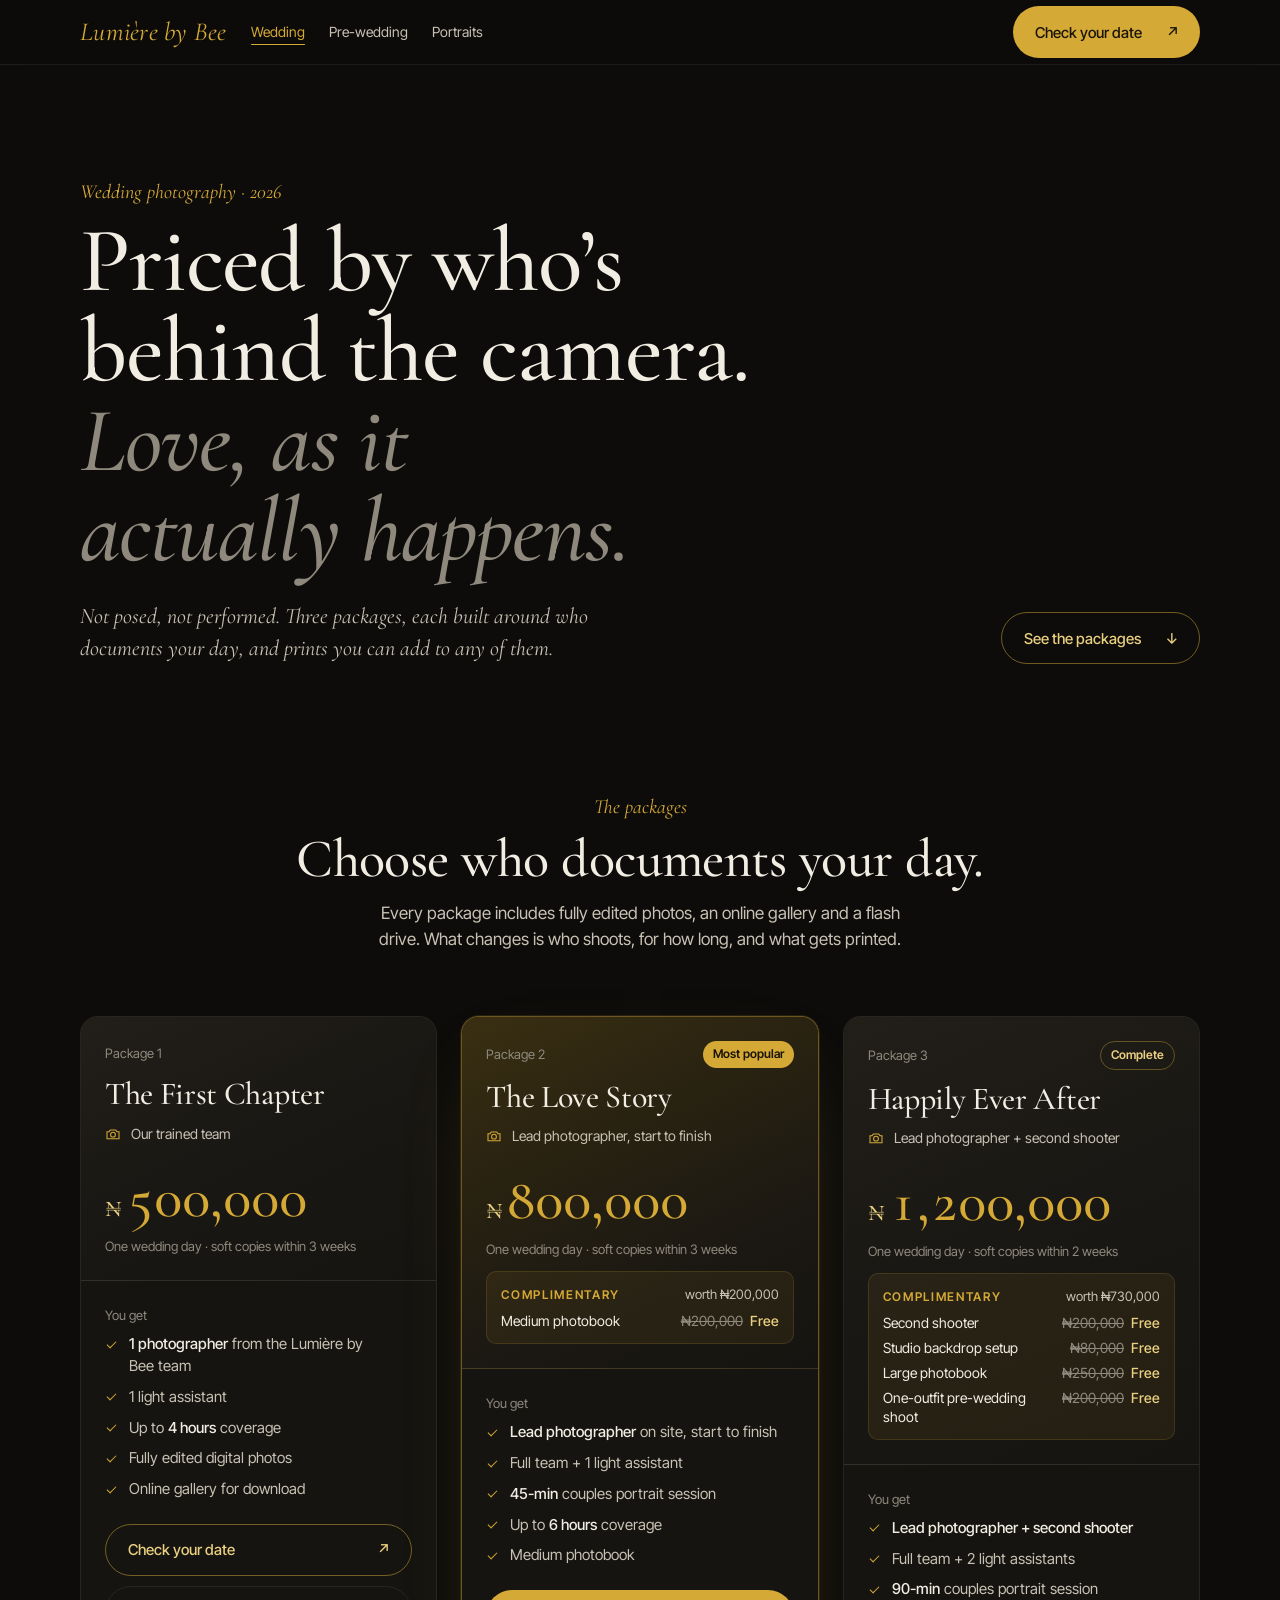
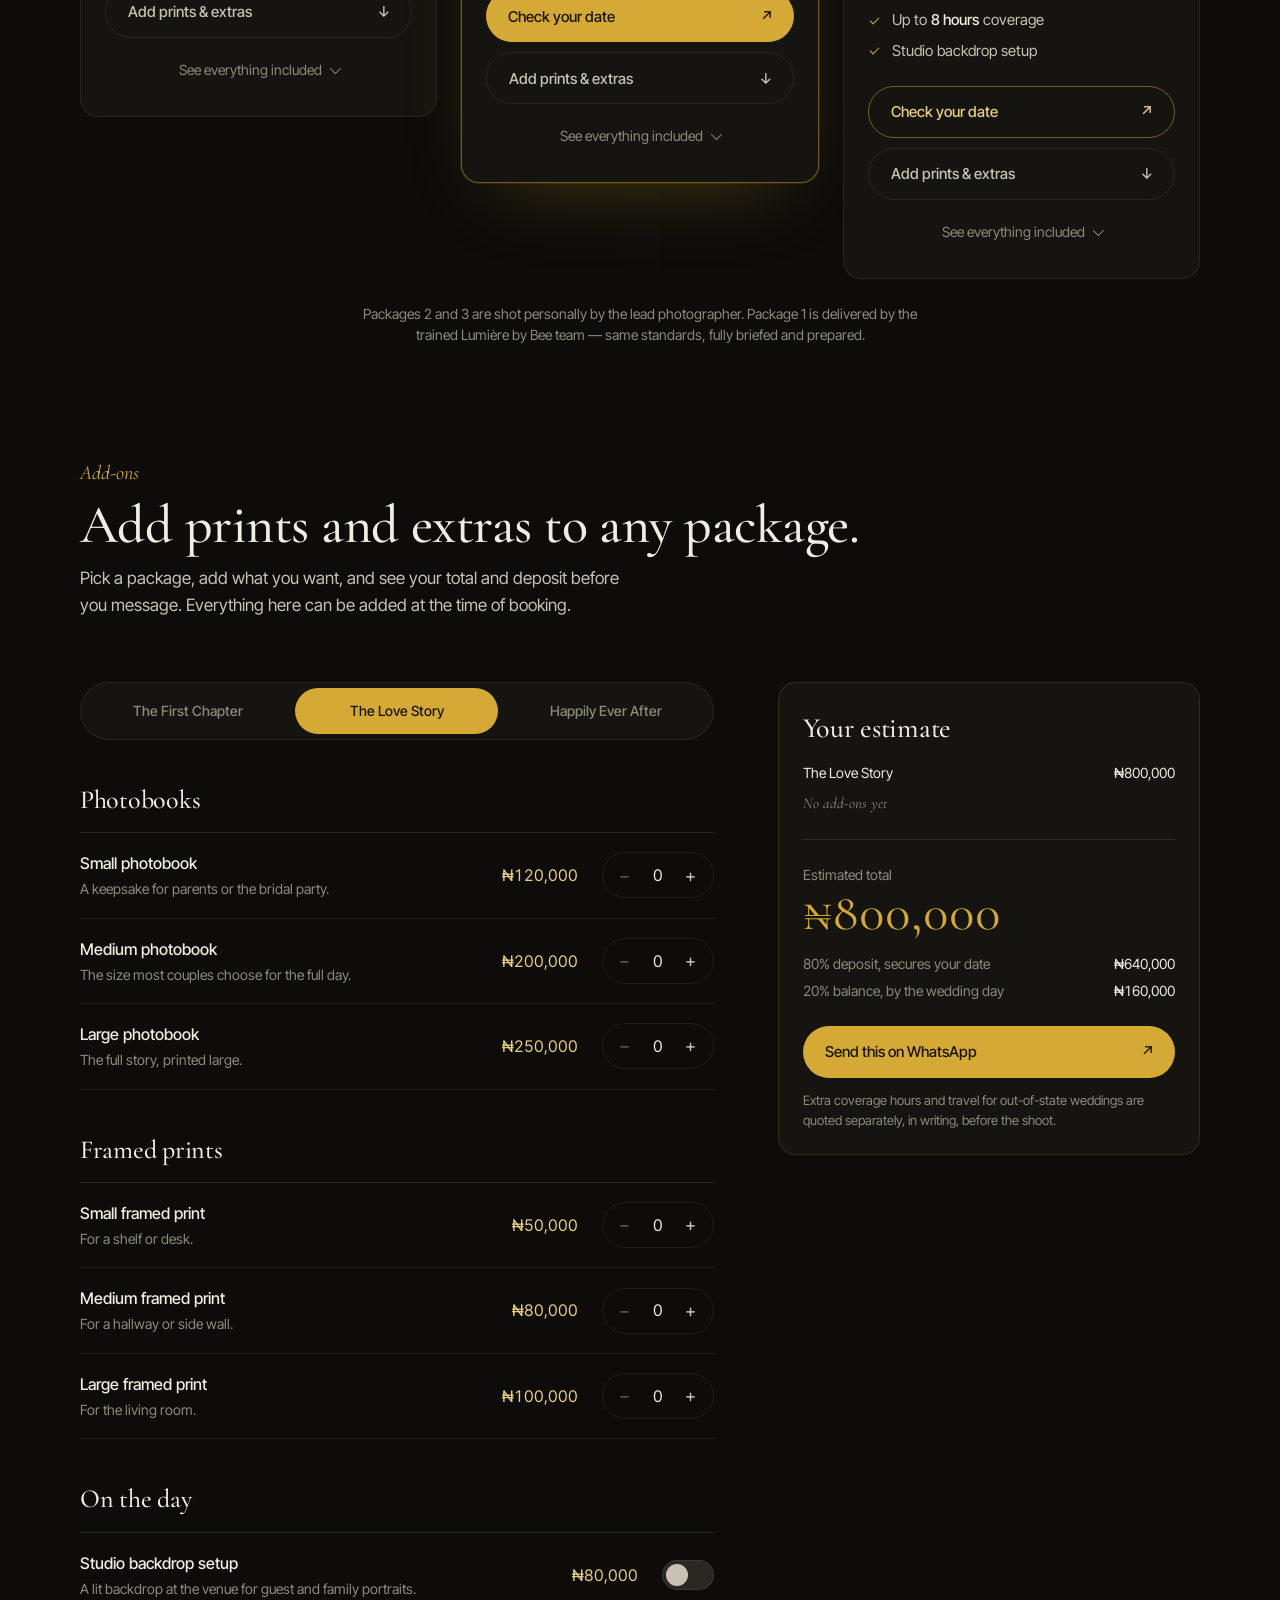
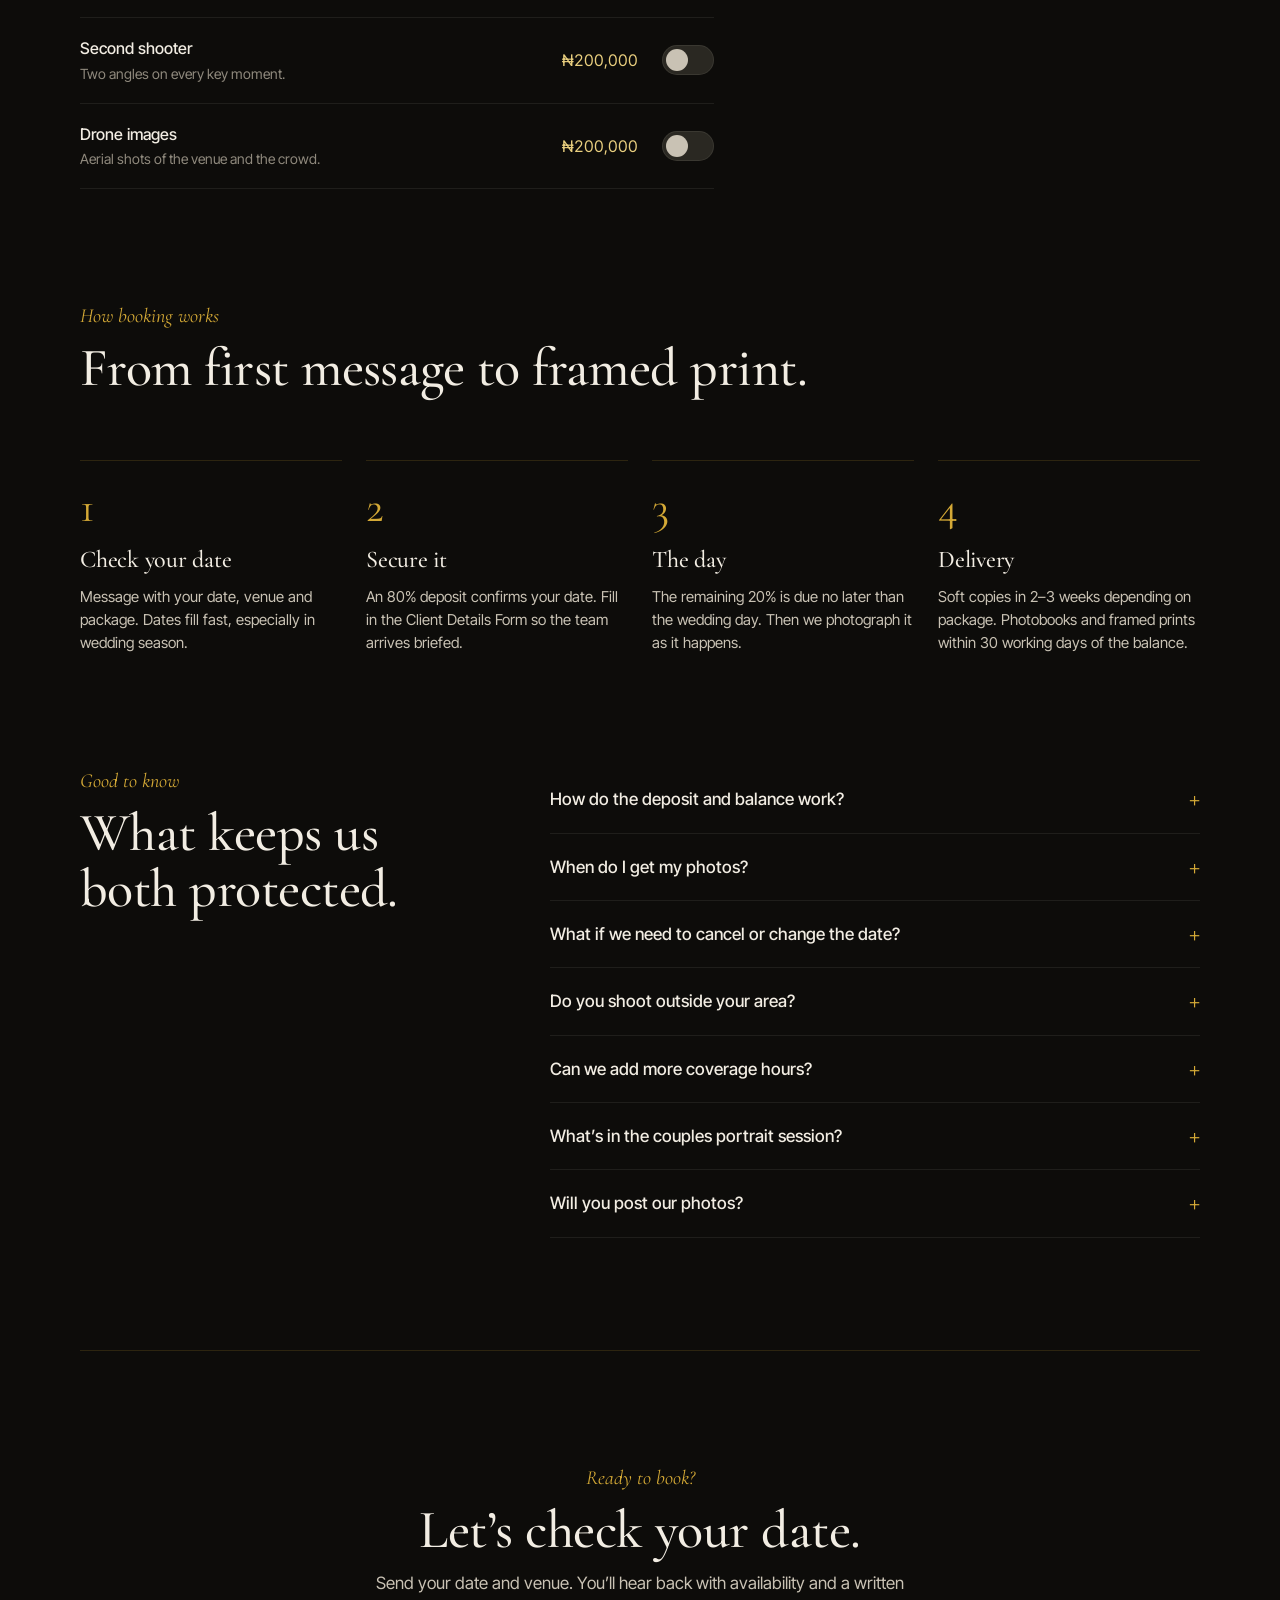
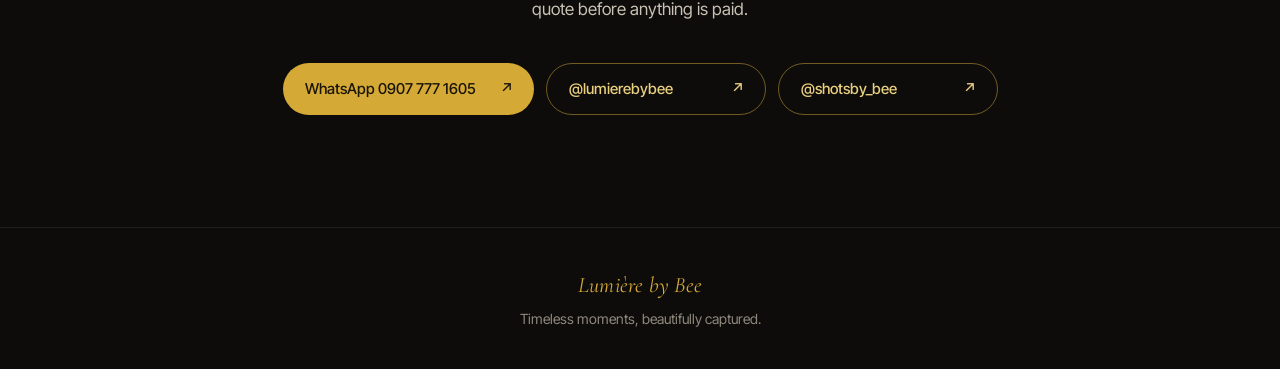
<file: index.html>
<!doctype html>
<html lang="en">
<head>
<meta charset="utf-8">
<meta name="viewport" content="width=device-width, initial-scale=1, viewport-fit=cover">
<title>Wedding photography pricing — Lumière by Bee</title>
<meta name="description" content="Wedding photography packages from Lumière by Bee: The First Chapter from ₦500,000, The Love Story and Happily Ever After, plus photobooks, framed prints and on-site extras.">
<link rel="icon" href="data:image/svg+xml,<svg xmlns=%22http://www.w3.org/2000/svg%22 viewBox=%220 0 100 100%22><text y=%22.9em%22 font-size=%2290%22>📷</text></svg>">
<link rel="preconnect" href="https://fonts.googleapis.com">
<link rel="preconnect" href="https://fonts.gstatic.com" crossorigin>
<link href="https://fonts.googleapis.com/css2?family=Cormorant+Garamond:ital,wght@0,400;0,500;0,600;1,400;1,500&family=Inter+Tight:wght@400;500;600&display=swap" rel="stylesheet">
<link rel="stylesheet" href="assets/site.css">
</head>
<body>

<nav class="nav" aria-label="Main">
  <div class="wrap">
    <a href="./" class="wordmark">Lumière by Bee</a>
    <ul class="nav-links">
      <li><a href="./" aria-current="page">Wedding</a></li>
      <li><a href="pre-wedding/">Pre-wedding</a></li>
      <li><a href="portraits/">Portraits</a></li>
    </ul>
    <a class="btn btn-gold nav-cta" target="_blank" rel="noopener noreferrer" href="https://wa.me/2349077771605?text=Hi%20Bee%2C%20I%27d%20like%20to%20check%20a%20date%20for%20a%20wedding.%0A%0AWedding%20date%3A%20%0AVenue%3A%20"><span>Check your date</span><span aria-hidden="true">↗</span></a>
  </div>
</nav>

<main id="top" class="wrap">

  <section class="hero">
    <p class="kicker">Wedding photography · 2026</p>
    <div class="hero-row">
      <div>
        <h1>Priced by who’s behind the camera. <span>Love, as it actually happens.</span></h1>
        <p class="lead">Not posed, not performed. Three packages, each built around who documents your day, and prints you can add to any of them.</p>
      </div>
      <a class="btn btn-line btn-inline" href="#packages"><span>See the packages</span><span aria-hidden="true">↓</span></a>
    </div>
  </section>

  <section id="packages" class="section" style="padding-top:var(--s5)">
    <div class="section-head center">
      <p class="kicker">The packages</p>
      <h2>Choose who documents your day.</h2>
      <p class="lead">Every package includes fully edited photos, an online gallery and a flash drive. What changes is who shoots, for how long, and what gets printed.</p>
    </div>

    <div class="tiers" id="tiers"></div>

    <p class="fine">Packages 2 and 3 are shot personally by the lead photographer. Package 1 is delivered by the trained Lumière by Bee team — same standards, fully briefed and prepared.</p>
  </section>

  <section id="add-ons" class="section">
    <div class="section-head">
      <p class="kicker">Add-ons</p>
      <h2>Add prints and extras to any package.</h2>
      <p class="lead">Pick a package, add what you want, and see your total and deposit before you message. Everything here can be added at the time of booking.</p>
    </div>

    <div class="builder">
      <div>
        <div class="pick" role="radiogroup" aria-label="Package">
          <input type="radio" name="pkg" id="pk-p1" value="p1"><label for="pk-p1">The First Chapter</label>
          <input type="radio" name="pkg" id="pk-p2" value="p2" checked><label for="pk-p2">The Love Story</label>
          <input type="radio" name="pkg" id="pk-p3" value="p3"><label for="pk-p3">Happily Ever After</label>
        </div>
        <div id="groups"></div>
      </div>

      <aside class="summary" id="summary">
        <button class="sum-toggle" type="button" id="sumToggle" aria-expanded="false" aria-controls="sumDetail"><span>Show breakdown</span><span class="chev" aria-hidden="true"></span></button>
        <div class="collapsible" id="sumDetail">
          <h3>Your estimate</h3>
          <ul class="sum-lines" id="sumLines"></ul>
        </div>
        <div class="sum-total">
          <p class="label">Estimated total</p>
          <p class="big" id="sumTotal">₦800,000</p>
        </div>
        <div class="collapsible">
          <dl class="pay">
            <div><dt>80% deposit, secures your date</dt><dd id="sumDeposit"></dd></div>
            <div><dt>20% balance, by the wedding day</dt><dd id="sumBalance"></dd></div>
          </dl>
        </div>
        <a class="btn btn-gold" id="sendQuote" target="_blank" rel="noopener noreferrer" href="#"><span>Send this on WhatsApp</span><span aria-hidden="true">↗</span></a>
        <p class="fine collapsible">Extra coverage hours and travel for out-of-state weddings are quoted separately, in writing, before the shoot.</p>
        <p class="sr-only" id="sumAnnounce" role="status" aria-live="polite" aria-atomic="true"></p>
      </aside>
    </div>
  </section>

  <section id="how" class="section">
    <div class="section-head">
      <p class="kicker">How booking works</p>
      <h2>From first message to framed print.</h2>
    </div>
    <ol class="steps">
      <li><span class="step-no">1</span><h3>Check your date</h3><p>Message with your date, venue and package. Dates fill fast, especially in wedding season.</p></li>
      <li><span class="step-no">2</span><h3>Secure it</h3><p>An 80% deposit confirms your date. Fill in the Client Details Form so the team arrives briefed.</p></li>
      <li><span class="step-no">3</span><h3>The day</h3><p>The remaining 20% is due no later than the wedding day. Then we photograph it as it happens.</p></li>
      <li><span class="step-no">4</span><h3>Delivery</h3><p>Soft copies in 2–3&nbsp;weeks depending on package. Photobooks and framed prints within 30 working days of the balance.</p></li>
    </ol>
  </section>

  <section id="faq" class="section">
    <div class="faq-wrap">
      <div>
        <p class="kicker">Good to know</p>
        <h2>What keeps us both protected.</h2>
      </div>
      <div class="faq">
        <details><summary>How do the deposit and balance work?</summary><p>A minimum 80% deposit is required before your date is confirmed. The remaining 20% is due no later than the day of the event. Paying any deposit or invoice means you agree to Lumière by Bee’s full Terms &amp; Conditions.</p></details>
        <details><summary>When do I get my photos?</summary><p>The First Chapter and The Love Story: soft copies within 3 weeks. Happily Ever After: within 2 weeks. All photobooks and framed prints are produced within 30 working days after the balance is settled.</p></details>
        <details><summary>What if we need to cancel or change the date?</summary><p>Deposits are non-refundable but transferable to a new date with at least 30 days’ notice. Changes within 30 days depend on availability. If the photographer can’t fulfil the booking, your deposit is refunded in full.</p></details>
        <details><summary>Do you shoot outside your area?</summary><p>Yes. For weddings outside the primary area, you cover transport and accommodation, confirmed in writing before the shoot.</p></details>
        <details><summary>Can we add more coverage hours?</summary><p>Yes, arranged in advance at an extra charge.</p></details>
        <details><summary>What’s in the couples portrait session?</summary><p>The Love Story includes a 45-minute uninterrupted session. Happily Ever After includes 90 minutes, plus a complimentary one-outfit pre-wedding shoot at no extra cost.</p></details>
        <details><summary>Will you post our photos?</summary><p>Selected images may be shared on social platforms unless you say otherwise in the Client Details Form.</p></details>
      </div>
    </div>
  </section>

  <section id="book" class="closing">
    <p class="kicker">Ready to book?</p>
    <h2>Let’s check your date.</h2>
    <p class="lead">Send your date and venue. You’ll hear back with availability and a written quote before anything is paid.</p>
    <div class="contact">
      <a class="btn btn-gold" id="closingWa" target="_blank" rel="noopener noreferrer" href="https://wa.me/2349077771605"><span>WhatsApp&nbsp;0907&nbsp;777&nbsp;1605</span><span aria-hidden="true">↗</span></a>
      <a class="btn btn-line" target="_blank" rel="noopener noreferrer" href="https://instagram.com/lumierebybee"><span>@lumierebybee</span><span aria-hidden="true">↗</span></a>
      <a class="btn btn-line" target="_blank" rel="noopener noreferrer" href="https://www.tiktok.com/@shotsby_bee"><span>@shotsby_bee</span><span aria-hidden="true">↗</span></a>
    </div>
  </section>
</main>

<footer>
  <span class="wordmark">Lumière by Bee</span>
  Timeless moments, beautifully captured.
</footer>

<script src="assets/site.js"></script>
<script>
const WA = "2349077771605";
const naira = Lumiere.naira;

const PACKAGES = {
  p1:{no:"Package 1", name:"The First Chapter", price:500000, who:"Our trained team", delivery:"3 weeks",
      value:null,
      gets:["<strong>1 photographer</strong> from the Lumière by Bee team","1 light assistant","Up to <strong>4 hours</strong> coverage","Fully edited digital photos","Online gallery for download","Flash drive delivery"],
      specs:[["Who shoots","Trained Lumière by Bee team, fully briefed"],["Coverage","Up to 4 hours"],["Portraits","Covered within the day"],["Soft copies","Within 3 weeks"],["Prints","Add any from the add-ons"]]},
  p2:{no:"Package 2", name:"The Love Story", price:800000, who:"Lead photographer, start to finish", delivery:"3 weeks", badge:"Most popular",
      comp:[["Medium photobook",200000]],
      gets:["<strong>Lead photographer</strong> on site, start to finish","Full team + 1 light assistant","<strong>45-min</strong> couples portrait session","Up to <strong>6 hours</strong> coverage","Medium photobook","Fully edited digital photos","Online gallery + flash drive"],
      specs:[["Who shoots","Lead photographer, with full team support"],["Coverage","Up to 6 hours"],["Portraits","45 minutes, uninterrupted"],["Soft copies","Within 3 weeks"],["Prints","Within 30 working days of the balance"]]},
  p3:{no:"Package 3", name:"Happily Ever After", price:1200000, who:"Lead photographer + second shooter", delivery:"2 weeks", badge:"Complete", soft:true,
      comp:[["Second shooter",200000],["Studio backdrop setup",80000],["Large photobook",250000],["One-outfit pre-wedding shoot",200000]],
      gets:["<strong>Lead photographer + second shooter</strong>","Full team + 2 light assistants","<strong>90-min</strong> couples portrait session","Up to <strong>8 hours</strong> coverage","Studio backdrop setup","Complimentary <strong>one-outfit</strong> pre-wedding shoot","One large photobook","Fully edited digital photos","Online gallery + flash drive"],
      specs:[["Who shoots","Lead photographer and a second shooter"],["Coverage","Up to 8 hours"],["Portraits","90 minutes, plus a one-outfit pre-wedding shoot"],["Soft copies","Within 2 weeks"],["Prints","Within 30 working days of the balance"]]}
};

const INCLUDED_IN_P3 = "Already in Happily Ever After.";
const ADDONS = [
  {group:"Photobooks", items:[
    {id:"pb-s", name:"Small photobook", note:"A keepsake for parents or the bridal party.", price:120000, type:"qty"},
    {id:"pb-m", name:"Medium photobook", note:"The size most couples choose for the full day.", price:200000, type:"qty"},
    {id:"pb-l", name:"Large photobook", note:"The full story, printed large.", price:250000, type:"qty"}]},
  {group:"Framed prints", items:[
    {id:"fp-s", name:"Small framed print", note:"For a shelf or desk.", price:50000, type:"qty"},
    {id:"fp-m", name:"Medium framed print", note:"For a hallway or side wall.", price:80000, type:"qty"},
    {id:"fp-l", name:"Large framed print", note:"For the living room.", price:100000, type:"qty"}]},
  {group:"On the day", items:[
    {id:"x-bd", name:"Studio backdrop setup", note:"A lit backdrop at the venue for guest and family portraits.", price:80000, type:"toggle", includedIn:"p3", includedNote:INCLUDED_IN_P3},
    {id:"x-2s", name:"Second shooter", note:"Two angles on every key moment.", price:200000, type:"toggle", includedIn:"p3", includedNote:INCLUDED_IN_P3},
    {id:"x-dr", name:"Drone images", note:"Aerial shots of the venue and the crowd.", price:200000, type:"toggle"}]}
];

Lumiere.renderTiers({
  packages: PACKAGES, wa: WA, builder: true,
  unit: p => `One wedding day · soft copies within ${p.delivery}`,
  tierMessage: p => `Hi Bee, I'd like to check a date for ${p.name} (${naira(p.price)}).\nWedding date: \nVenue: `
});

Lumiere.initBuilder({
  packages: PACKAGES, addons: ADDONS, wa: WA, defaultPkg: "p2",
  quote: ({p, lines, total}) =>
    [`Hi Bee, I'd like to check a date.`, ``, `Package: ${p.name} (${naira(p.price)})`]
      .concat(lines.length ? ["Add-ons:"].concat(lines.map(([n,c]) => `• ${n} (${naira(c)})`)) : [])
      .concat([`Estimated total: ${naira(total)}`, ``, `Wedding date: `, `Venue: `]).join("\n")
});
</script>
</body>
</html>
</file>
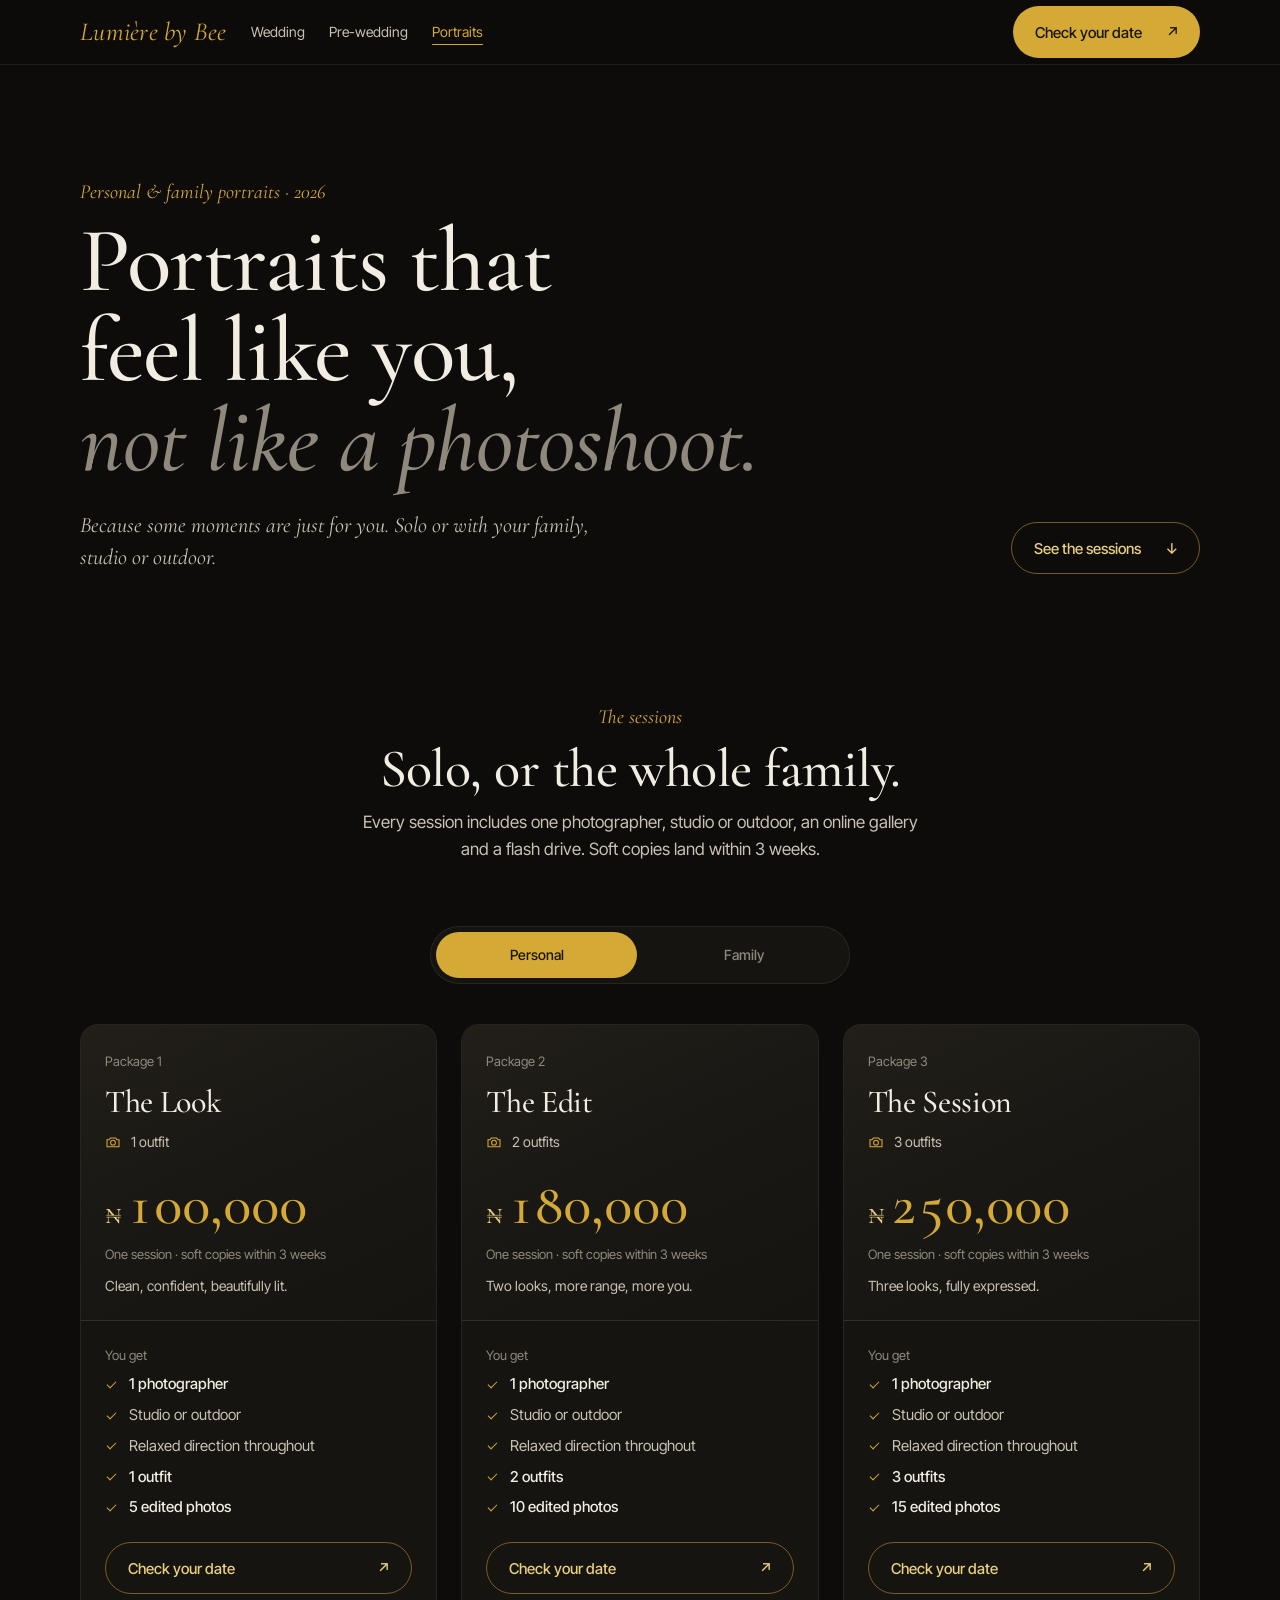
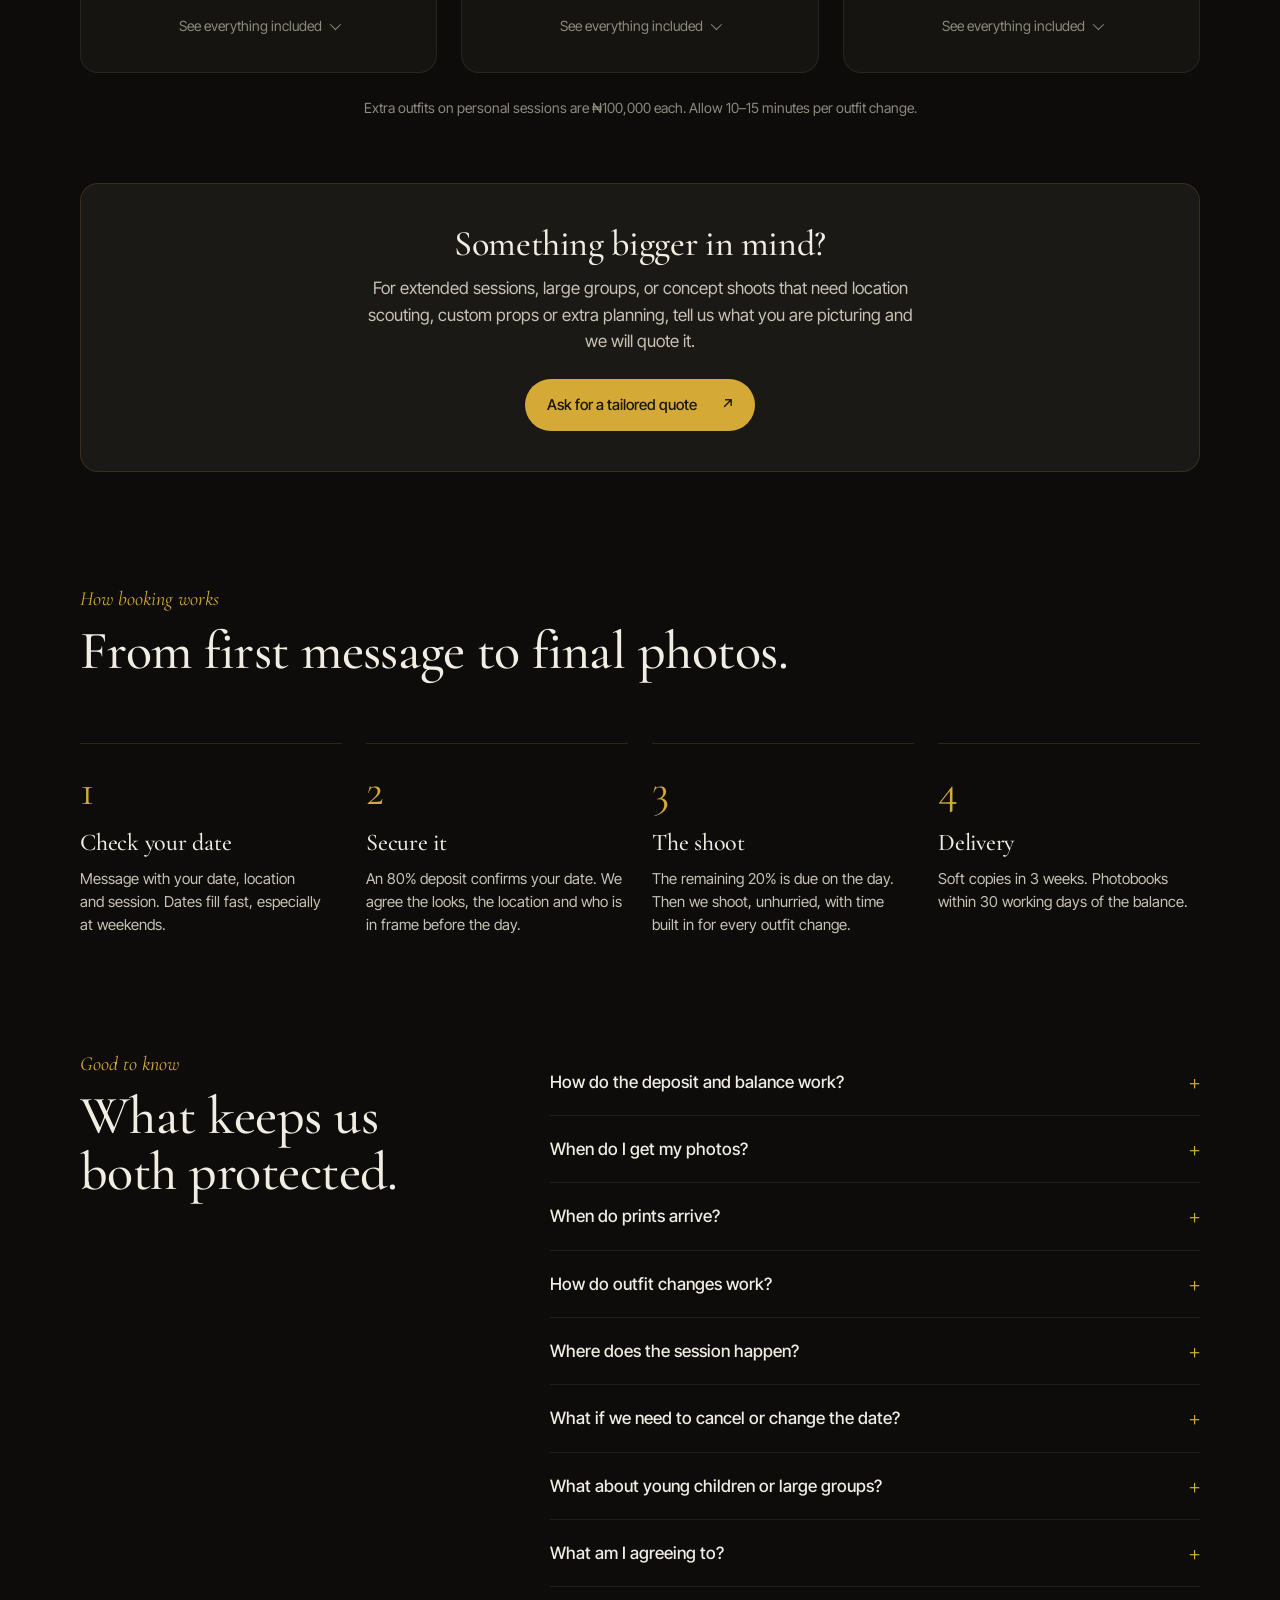
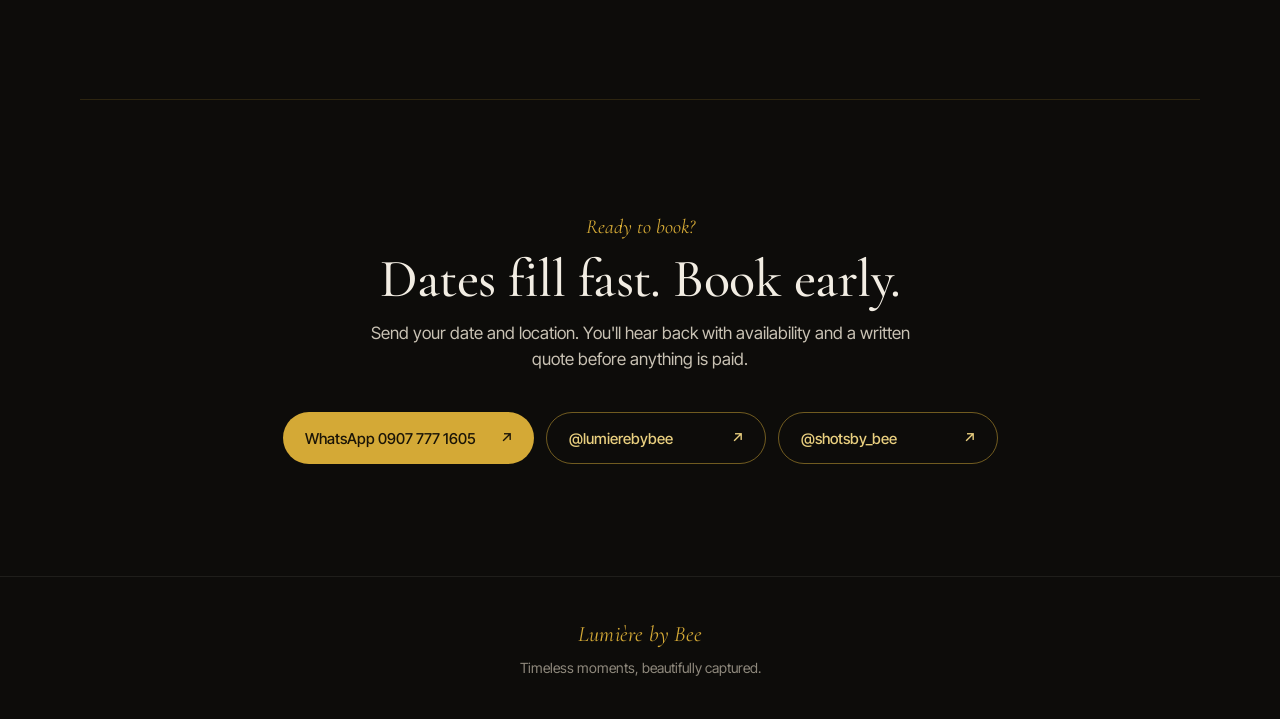
<file: portraits/index.html>
<!doctype html>
<html lang="en">
<head>
<meta charset="utf-8">
<meta name="viewport" content="width=device-width, initial-scale=1, viewport-fit=cover">
<title>Personal &amp; family portraits — Lumière by Bee</title>
<meta name="description" content="Personal and family portrait sessions from Lumière by Bee: personal sessions from ₦100,000 and family sessions from ₦150,000, studio or outdoor, with edited photos delivered in 3 weeks.">
<link rel="icon" href="data:image/svg+xml,<svg xmlns=%22http://www.w3.org/2000/svg%22 viewBox=%220 0 100 100%22><text y=%22.9em%22 font-size=%2290%22>📷</text></svg>">
<link rel="preconnect" href="https://fonts.googleapis.com">
<link rel="preconnect" href="https://fonts.gstatic.com" crossorigin>
<link href="https://fonts.googleapis.com/css2?family=Cormorant+Garamond:ital,wght@0,400;0,500;0,600;1,400;1,500&family=Inter+Tight:wght@400;500;600&display=swap" rel="stylesheet">
<link rel="stylesheet" href="../assets/site.css">
</head>
<body>

<nav class="nav" aria-label="Main">
  <div class="wrap">
    <a href="../" class="wordmark">Lumière by Bee</a>
    <ul class="nav-links">
      <li><a href="../">Wedding</a></li>
      <li><a href="../pre-wedding/">Pre-wedding</a></li>
      <li><a href="./" aria-current="page">Portraits</a></li>
    </ul>
    <a class="btn btn-gold nav-cta" target="_blank" rel="noopener noreferrer" href="https://wa.me/2349077771605?text=Hi%20Bee%2C%20I%27d%20like%20to%20check%20a%20date%20for%20a%20portrait%20session.%0A%0ADate%3A%20%0ALocation%3A%20"><span>Check your date</span><span aria-hidden="true">↗</span></a>
  </div>
</nav>

<main id="top" class="wrap">

  <section class="hero">
    <p class="kicker">Personal &amp; family portraits · 2026</p>
    <div class="hero-row">
      <div>
        <h1>Portraits that feel like you, <span>not like a photoshoot.</span></h1>
        <p class="lead">Because some moments are just for you. Solo or with your family, studio or outdoor.</p>
      </div>
      <a class="btn btn-line btn-inline" href="#packages"><span>See the sessions</span><span aria-hidden="true">↓</span></a>
    </div>
  </section>

  <section id="packages" class="section" style="padding-top:var(--s5)">
    <div class="section-head center">
      <p class="kicker">The sessions</p>
      <h2>Solo, or the whole family.</h2>
      <p class="lead">Every session includes one photographer, studio or outdoor, an online gallery and a flash drive. Soft copies land within 3 weeks.</p>
    </div>

    <div class="pick pick--2 mode-pick" role="radiogroup" aria-label="Session type">
      <input type="radio" name="mode" id="md-personal" value="personal" checked><label for="md-personal">Personal</label>
      <input type="radio" name="mode" id="md-family" value="family"><label for="md-family">Family</label>
    </div>

    <div class="tiers" id="tiers"></div>

    <p class="fine" id="extraOutfit"></p>

    <div class="band">
      <h3>Something bigger in mind?</h3>
      <p class="lead">For extended sessions, large groups, or concept shoots that need location scouting, custom props or extra planning, tell us what you are picturing and we will quote it.</p>
      <a class="btn btn-gold btn-inline" target="_blank" rel="noopener noreferrer" href="https://wa.me/2349077771605?text=Hi%20Bee%2C%20I%27d%20like%20a%20tailored%20quote%20for%20a%20portrait%20session.%0A%0AWhat%20I%20have%20in%20mind%3A%20%0ADate%3A%20%0ALocation%3A%20"><span>Ask for a tailored quote</span><span aria-hidden="true">↗</span></a>
    </div>
  </section>

  <section id="how" class="section">
    <div class="section-head">
      <p class="kicker">How booking works</p>
      <h2>From first message to final photos.</h2>
    </div>
    <ol class="steps">
      <li><span class="step-no">1</span><h3>Check your date</h3><p>Message with your date, location and session. Dates fill fast, especially at weekends.</p></li>
      <li><span class="step-no">2</span><h3>Secure it</h3><p>An 80% deposit confirms your date. We agree the looks, the location and who is in frame before the day.</p></li>
      <li><span class="step-no">3</span><h3>The shoot</h3><p>The remaining 20% is due on the day. Then we shoot, unhurried, with time built in for every outfit change.</p></li>
      <li><span class="step-no">4</span><h3>Delivery</h3><p>Soft copies in 3&nbsp;weeks. Photobooks within 30 working days of the balance.</p></li>
    </ol>
  </section>

  <section id="faq" class="section">
    <div class="faq-wrap">
      <div>
        <p class="kicker">Good to know</p>
        <h2>What keeps us both protected.</h2>
      </div>
      <div class="faq">
        <details><summary>How do the deposit and balance work?</summary><p>A minimum 80% deposit is required before your date is confirmed. The remaining 20% is due on the day of the session.</p></details>
        <details><summary>When do I get my photos?</summary><p>Soft copies are delivered within 3 weeks of the session.</p></details>
        <details><summary>When do prints arrive?</summary><p>All photobooks are produced within 30 working days after the balance is settled.</p></details>
        <details><summary>How do outfit changes work?</summary><p>Allow 10–15 minutes for each change. That time is factored into the session, so there is no rush between looks.</p></details>
        <details><summary>Where does the session happen?</summary><p>Studio sessions take place in the photographer's studio. Outdoor sessions happen at a location agreed in advance. Travel outside the primary area is charged separately.</p></details>
        <details><summary>What if we need to cancel or change the date?</summary><p>Deposits are non-refundable but transferable to a new date with at least 14 days' notice.</p></details>
        <details><summary>What about young children or large groups?</summary><p>Young children, or groups larger than your package covers, may need extra time. We agree that before booking so the session is never rushed.</p></details>
        <details><summary>What am I agreeing to?</summary><p>Paying any deposit or invoice means you agree to Lumière by Bee's full Terms &amp; Conditions.</p></details>
      </div>
    </div>
  </section>

  <section id="book" class="closing">
    <p class="kicker">Ready to book?</p>
    <h2>Dates fill fast. Book early.</h2>
    <p class="lead">Send your date and location. You'll hear back with availability and a written quote before anything is paid.</p>
    <div class="contact">
      <a class="btn btn-gold" target="_blank" rel="noopener noreferrer" href="https://wa.me/2349077771605"><span>WhatsApp&nbsp;0907&nbsp;777&nbsp;1605</span><span aria-hidden="true">↗</span></a>
      <a class="btn btn-line" target="_blank" rel="noopener noreferrer" href="https://instagram.com/lumierebybee"><span>@lumierebybee</span><span aria-hidden="true">↗</span></a>
      <a class="btn btn-line" target="_blank" rel="noopener noreferrer" href="https://www.tiktok.com/@shotsby_bee"><span>@shotsby_bee</span><span aria-hidden="true">↗</span></a>
    </div>
  </section>
</main>

<footer>
  <span class="wordmark">Lumière by Bee</span>
  Timeless moments, beautifully captured.
</footer>

<script src="../assets/site.js"></script>
<script>
const WA = "2349077771605";
const naira = Lumiere.naira;

const PERSONAL_COMMON = ["<strong>1 photographer</strong>","Studio or outdoor","Relaxed direction throughout"];
/* Outfits, group size and photo count lead, so all three show before "See everything included". */
const family = (outfits, people, photos, extra = []) =>
  ["<strong>1 photographer</strong>", outfits, people, photos, "Studio or outdoor", "Guided prompts, not stiff poses"].concat(extra, TAIL);
const TAIL = ["Online gallery + flash drive"];

const PERSONAL = {
  p1:{no:"Package 1", name:"The Look", price:100000, who:"1 outfit", delivery:"3 weeks",
      tagline:"Clean, confident, beautifully lit.",
      gets:PERSONAL_COMMON.concat(["<strong>1 outfit</strong>","<strong>5 edited photos</strong>"]).concat(TAIL),
      specs:[["Outfits","1"],["Edited photos","5"],["Location","Studio or outdoor"],["Soft copies","Within 3 weeks"],["Extra outfit","₦100,000 each"]]},
  p2:{no:"Package 2", name:"The Edit", price:180000, who:"2 outfits", delivery:"3 weeks",
      tagline:"Two looks, more range, more you.",
      gets:PERSONAL_COMMON.concat(["<strong>2 outfits</strong>","<strong>10 edited photos</strong>"]).concat(TAIL),
      specs:[["Outfits","2"],["Edited photos","10"],["Location","Studio or outdoor"],["Soft copies","Within 3 weeks"],["Extra outfit","₦100,000 each"]]},
  p3:{no:"Package 3", name:"The Session", price:250000, who:"3 outfits", delivery:"3 weeks",
      tagline:"Three looks, fully expressed.",
      gets:PERSONAL_COMMON.concat(["<strong>3 outfits</strong>","<strong>15 edited photos</strong>"]).concat(TAIL),
      specs:[["Outfits","3"],["Edited photos","15"],["Location","Studio or outdoor"],["Soft copies","Within 3 weeks"],["Extra outfit","₦100,000 each"]]}
};

const FAMILY = {
  p1:{no:"Package 1", name:"The Bond", price:150000, who:"1 outfit · up to 4 people", delivery:"3 weeks",
      tagline:"One coordinated look. Warm and real.",
      gets:family("<strong>1 outfit</strong>","Up to <strong>4 people</strong>","<strong>7 edited photos</strong>"),
      specs:[["Outfits","1"],["Group size","Up to 4 people"],["Edited photos","7"],["Location","Studio or outdoor"],["Soft copies","Within 3 weeks"],["Extra outfit","₦150,000 each"]]},
  p2:{no:"Package 2", name:"The Family Edit", price:250000, who:"2 outfits · up to 5 people", delivery:"3 weeks",
      tagline:"Two looks, formal and relaxed.",
      gets:family("<strong>2 outfits</strong>","Up to <strong>5 people</strong>","<strong>14 edited photos</strong>"),
      specs:[["Outfits","2"],["Group size","Up to 5 people"],["Edited photos","14"],["Location","Studio or outdoor"],["Soft copies","Within 3 weeks"],["Extra outfit","₦150,000 each"]]},
  p3:{no:"Package 3", name:"The Full Story", price:350000, who:"3 outfits · up to 6 people", delivery:"3 weeks", badge:"With photobook", soft:true,
      tagline:"Three looks, the most complete session.",
      gets:family("<strong>3 outfits</strong>","Up to <strong>6 people</strong>","<strong>21 edited photos</strong>",["12×24 photobook"]),
      specs:[["Outfits","3"],["Group size","Up to 6 people"],["Edited photos","21"],["Prints","12×24 photobook"],["Soft copies","Within 3 weeks"],["Extra outfit","₦150,000 each"]]}
};

const SETS = {
  personal:{label:"personal", packages:PERSONAL, extraOutfit:100000},
  family:  {label:"family",   packages:FAMILY,   extraOutfit:150000}
};

function show(mode){
  const set = SETS[mode];
  document.getElementById("extraOutfit").textContent =
    `Extra outfits on ${set.label} sessions are ${naira(set.extraOutfit)} each. Allow 10–15 minutes per outfit change.`;
  Lumiere.renderTiers({
    packages: set.packages, wa: WA, builder: false, panelPrefix: "more-" + mode,
    unit: p => `One session · soft copies within ${p.delivery}`,
    tierMessage: p => `Hi Bee, I'd like to check a date for a ${set.label} portrait session: ${p.name} (${naira(p.price)}).\nDate: \nLocation: `
  });
}

/* #family opens the page on the family rate card. */
const initial = location.hash === "#family" ? "family" : "personal";
document.getElementById("md-" + initial).checked = true;
show(initial);

document.querySelectorAll('input[name="mode"]').forEach(r => r.addEventListener("change", () => {
  show(r.value);
  /* replaceState so sharing the URL keeps the mode without jumping the scroll */
  history.replaceState(null, "", r.value === "family" ? "#family" : location.pathname);
}));
</script>
</body>
</html>
</file>
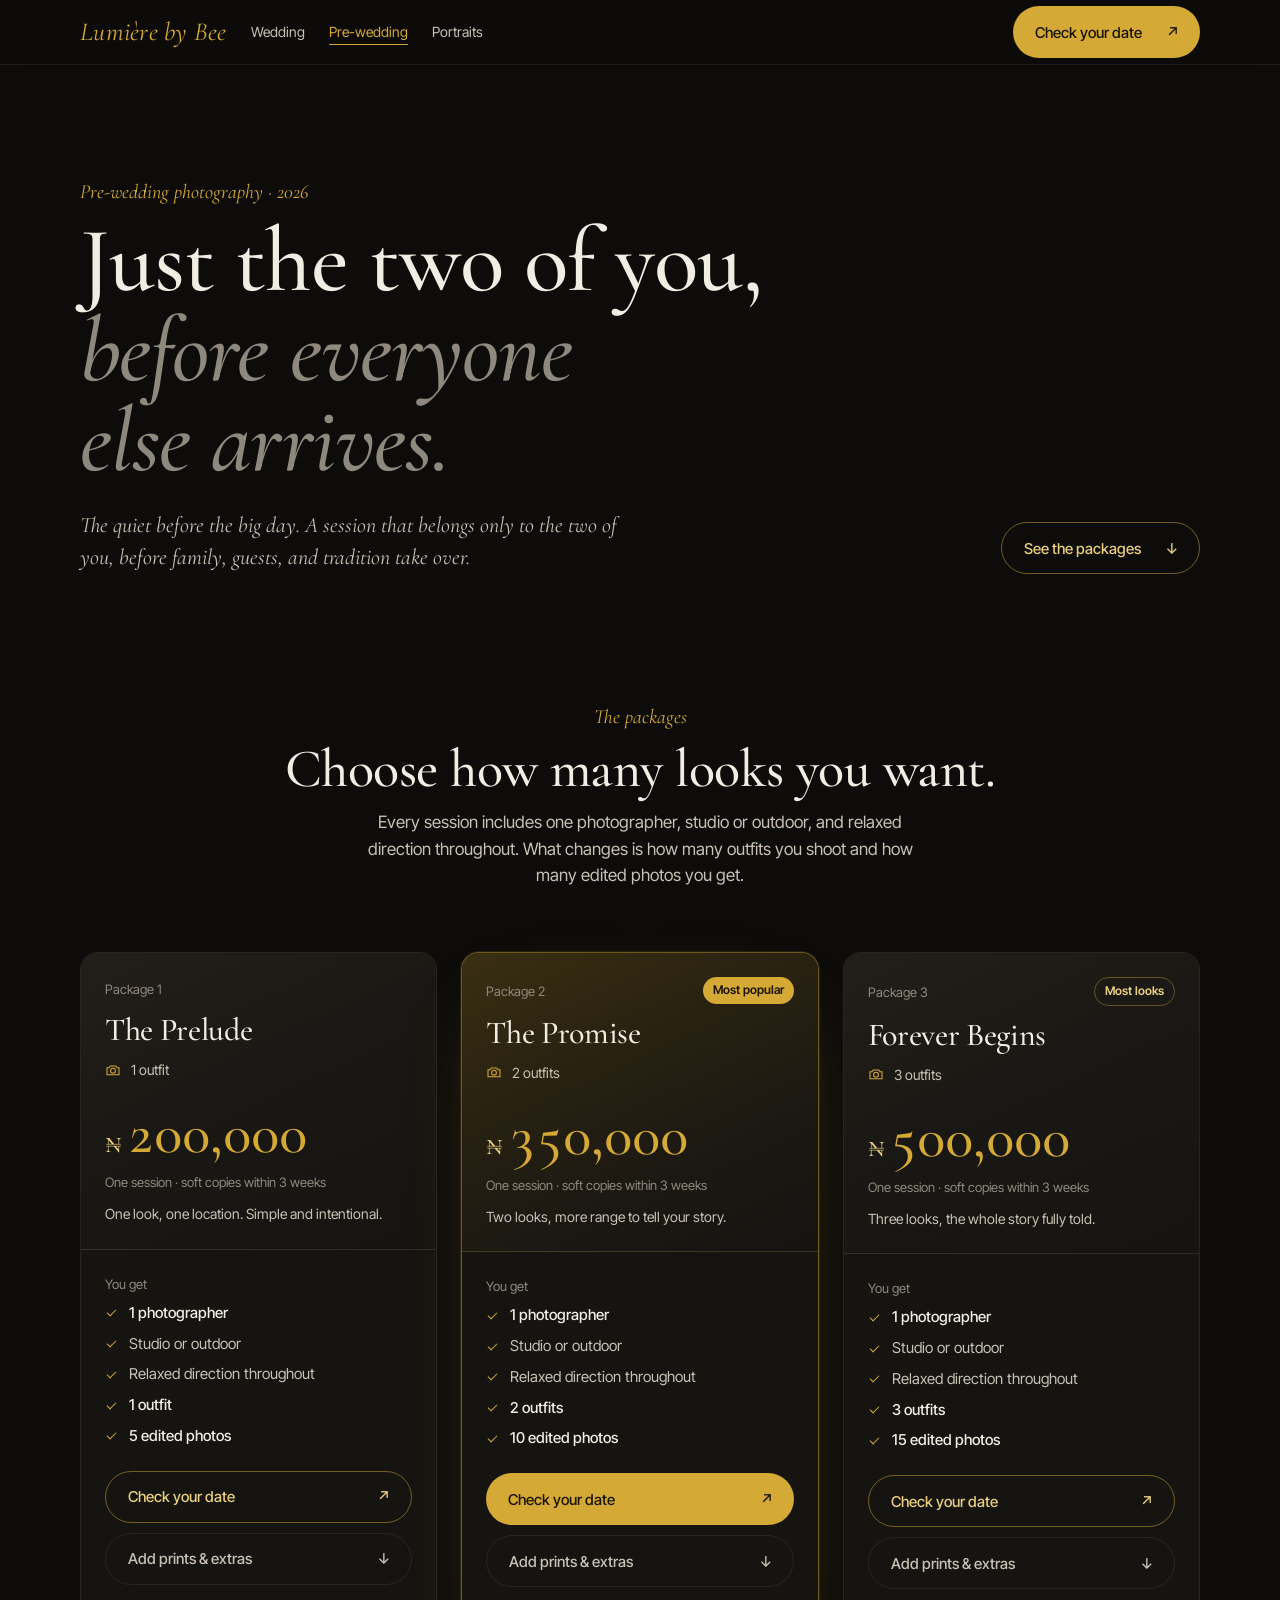
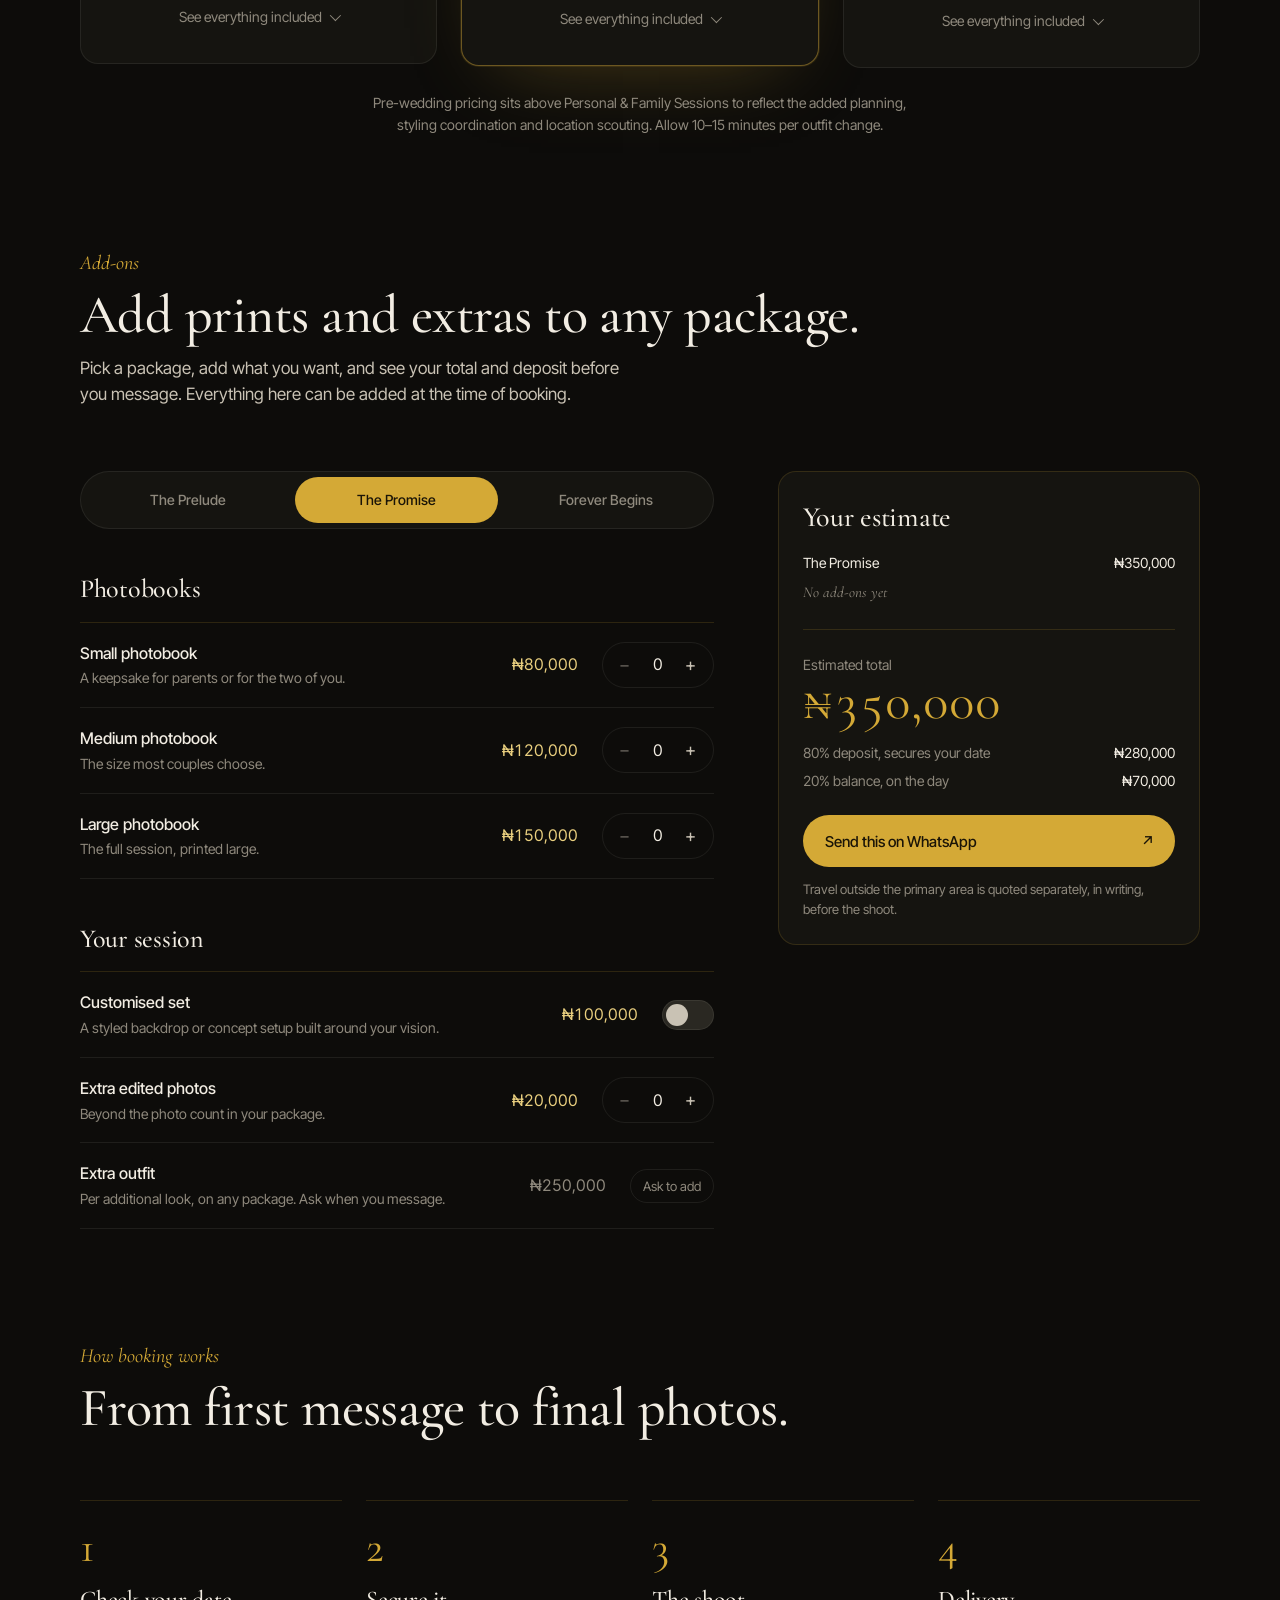
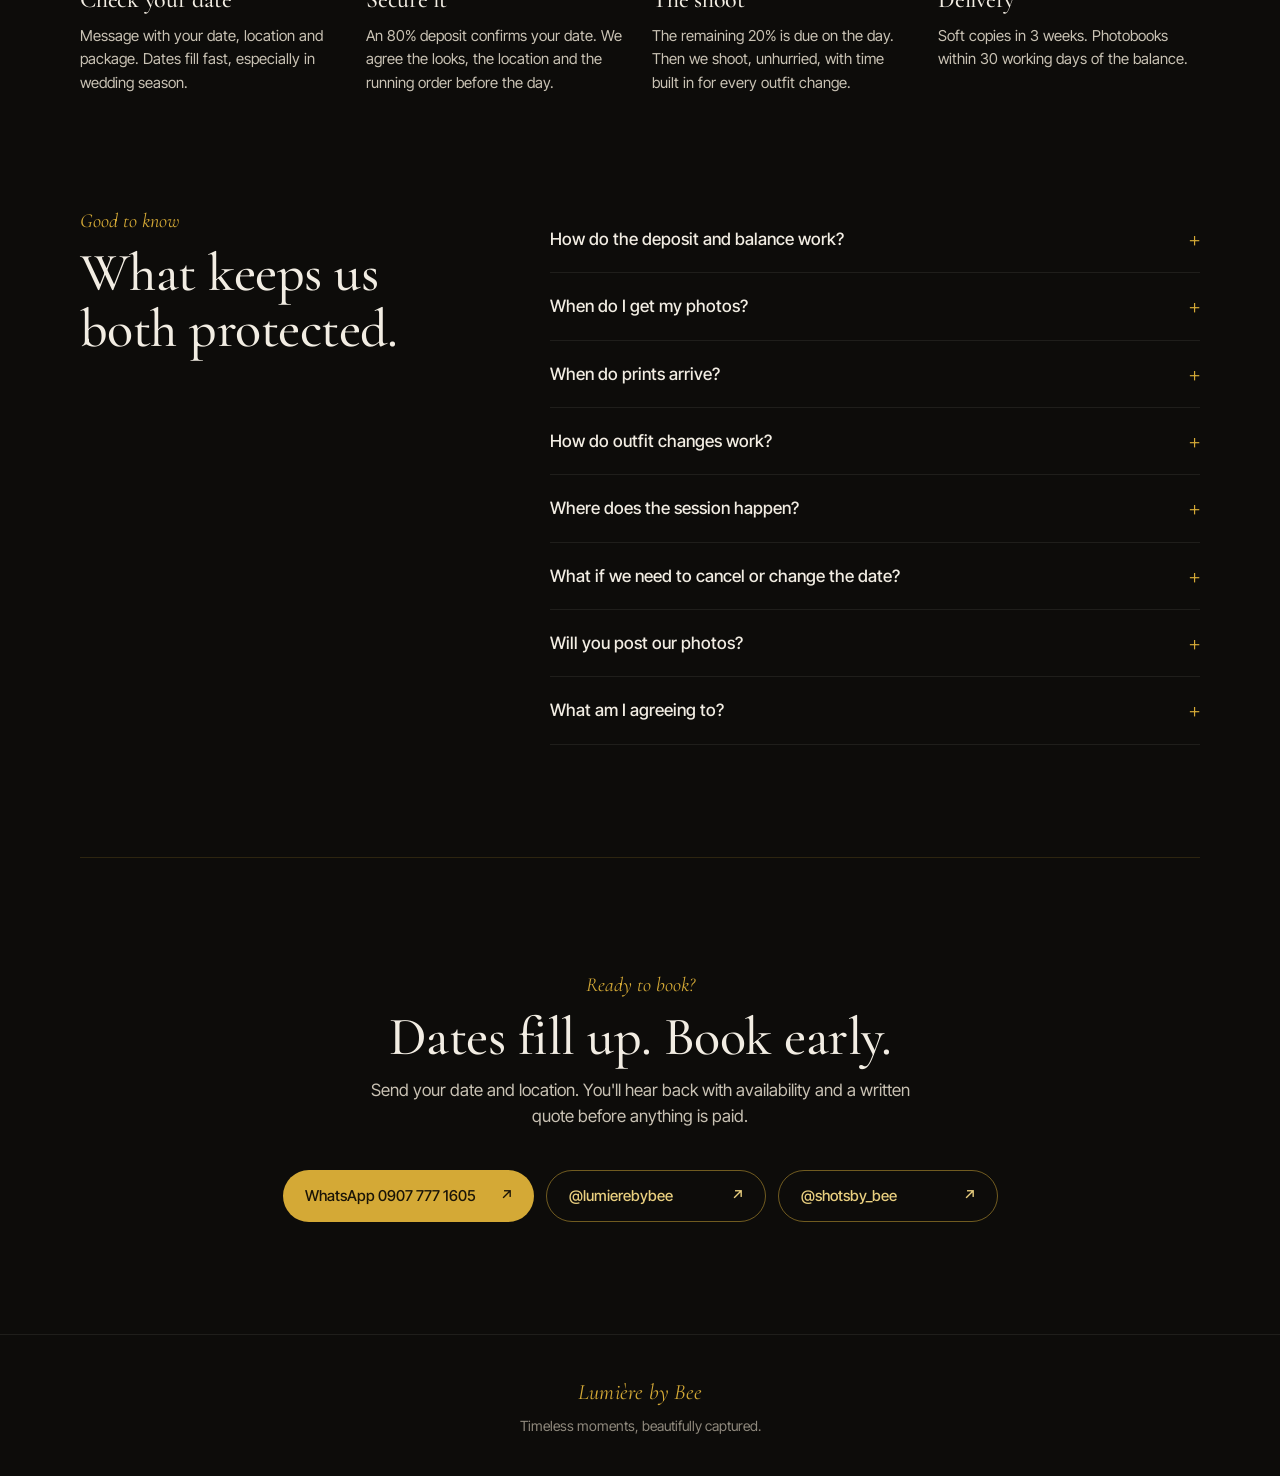
<file: pre-wedding/index.html>
<!doctype html>
<html lang="en">
<head>
<meta charset="utf-8">
<meta name="viewport" content="width=device-width, initial-scale=1, viewport-fit=cover">
<title>Pre-wedding photography — Lumière by Bee</title>
<meta name="description" content="Pre-wedding photography packages from Lumière by Bee: The Prelude from ₦200,000, The Promise and Forever Begins, plus photobooks, a customised set and extra edited photos.">
<link rel="icon" href="data:image/svg+xml,<svg xmlns=%22http://www.w3.org/2000/svg%22 viewBox=%220 0 100 100%22><text y=%22.9em%22 font-size=%2290%22>📷</text></svg>">
<link rel="preconnect" href="https://fonts.googleapis.com">
<link rel="preconnect" href="https://fonts.gstatic.com" crossorigin>
<link href="https://fonts.googleapis.com/css2?family=Cormorant+Garamond:ital,wght@0,400;0,500;0,600;1,400;1,500&family=Inter+Tight:wght@400;500;600&display=swap" rel="stylesheet">
<link rel="stylesheet" href="../assets/site.css">
</head>
<body>

<nav class="nav" aria-label="Main">
  <div class="wrap">
    <a href="../" class="wordmark">Lumière by Bee</a>
    <ul class="nav-links">
      <li><a href="../">Wedding</a></li>
      <li><a href="./" aria-current="page">Pre-wedding</a></li>
      <li><a href="../portraits/">Portraits</a></li>
    </ul>
    <a class="btn btn-gold nav-cta" target="_blank" rel="noopener noreferrer" href="https://wa.me/2349077771605?text=Hi%20Bee%2C%20I%27d%20like%20to%20check%20a%20date%20for%20a%20pre-wedding%20session.%0A%0ADate%3A%20%0ALocation%3A%20"><span>Check your date</span><span aria-hidden="true">↗</span></a>
  </div>
</nav>

<main id="top" class="wrap">

  <section class="hero">
    <p class="kicker">Pre-wedding photography · 2026</p>
    <div class="hero-row">
      <div>
        <h1>Just the two of you, <span>before everyone else arrives.</span></h1>
        <p class="lead">The quiet before the big day. A session that belongs only to the two of you, before family, guests, and tradition take over.</p>
      </div>
      <a class="btn btn-line btn-inline" href="#packages"><span>See the packages</span><span aria-hidden="true">↓</span></a>
    </div>
  </section>

  <section id="packages" class="section" style="padding-top:var(--s5)">
    <div class="section-head center">
      <p class="kicker">The packages</p>
      <h2>Choose how many looks you want.</h2>
      <p class="lead">Every session includes one photographer, studio or outdoor, and relaxed direction throughout. What changes is how many outfits you shoot and how many edited photos you get.</p>
    </div>

    <div class="tiers" id="tiers"></div>

    <p class="fine">Pre-wedding pricing sits above Personal &amp; Family Sessions to reflect the added planning, styling coordination and location scouting. Allow 10–15 minutes per outfit change.</p>
  </section>

  <section id="add-ons" class="section">
    <div class="section-head">
      <p class="kicker">Add-ons</p>
      <h2>Add prints and extras to any package.</h2>
      <p class="lead">Pick a package, add what you want, and see your total and deposit before you message. Everything here can be added at the time of booking.</p>
    </div>

    <div class="builder">
      <div>
        <div class="pick" role="radiogroup" aria-label="Package">
          <input type="radio" name="pkg" id="pk-p1" value="p1"><label for="pk-p1">The Prelude</label>
          <input type="radio" name="pkg" id="pk-p2" value="p2" checked><label for="pk-p2">The Promise</label>
          <input type="radio" name="pkg" id="pk-p3" value="p3"><label for="pk-p3">Forever Begins</label>
        </div>
        <div id="groups"></div>
      </div>

      <aside class="summary" id="summary">
        <button class="sum-toggle" type="button" id="sumToggle" aria-expanded="false" aria-controls="sumDetail"><span>Show breakdown</span><span class="chev" aria-hidden="true"></span></button>
        <div class="collapsible" id="sumDetail">
          <h3>Your estimate</h3>
          <ul class="sum-lines" id="sumLines"></ul>
        </div>
        <div class="sum-total">
          <p class="label">Estimated total</p>
          <p class="big" id="sumTotal">₦350,000</p>
        </div>
        <div class="collapsible">
          <dl class="pay">
            <div><dt>80% deposit, secures your date</dt><dd id="sumDeposit"></dd></div>
            <div><dt>20% balance, on the day</dt><dd id="sumBalance"></dd></div>
          </dl>
        </div>
        <a class="btn btn-gold" id="sendQuote" target="_blank" rel="noopener noreferrer" href="#"><span>Send this on WhatsApp</span><span aria-hidden="true">↗</span></a>
        <p class="fine collapsible">Travel outside the primary area is quoted separately, in writing, before the shoot.</p>
        <p class="sr-only" id="sumAnnounce" role="status" aria-live="polite" aria-atomic="true"></p>
      </aside>
    </div>
  </section>

  <section id="how" class="section">
    <div class="section-head">
      <p class="kicker">How booking works</p>
      <h2>From first message to final photos.</h2>
    </div>
    <ol class="steps">
      <li><span class="step-no">1</span><h3>Check your date</h3><p>Message with your date, location and package. Dates fill fast, especially in wedding season.</p></li>
      <li><span class="step-no">2</span><h3>Secure it</h3><p>An 80% deposit confirms your date. We agree the looks, the location and the running order before the day.</p></li>
      <li><span class="step-no">3</span><h3>The shoot</h3><p>The remaining 20% is due on the day. Then we shoot, unhurried, with time built in for every outfit change.</p></li>
      <li><span class="step-no">4</span><h3>Delivery</h3><p>Soft copies in 3&nbsp;weeks. Photobooks within 30 working days of the balance.</p></li>
    </ol>
  </section>

  <section id="faq" class="section">
    <div class="faq-wrap">
      <div>
        <p class="kicker">Good to know</p>
        <h2>What keeps us both protected.</h2>
      </div>
      <div class="faq">
        <details><summary>How do the deposit and balance work?</summary><p>A minimum 80% deposit is required before your date is confirmed. The remaining 20% is due on the day of the session.</p></details>
        <details><summary>When do I get my photos?</summary><p>Soft copies are delivered within 3 weeks of the session.</p></details>
        <details><summary>When do prints arrive?</summary><p>All photobooks are produced within 30 working days after the balance is settled.</p></details>
        <details><summary>How do outfit changes work?</summary><p>Allow 10–15 minutes for each change. That time is factored into the session, so there is no rush between looks.</p></details>
        <details><summary>Where does the session happen?</summary><p>Studio sessions take place in the photographer's studio. Outdoor sessions happen at a location agreed in advance. Travel outside the primary area is charged separately.</p></details>
        <details><summary>What if we need to cancel or change the date?</summary><p>Deposits are non-refundable but transferable to a new date with at least 14 days' notice.</p></details>
        <details><summary>Will you post our photos?</summary><p>Selected images may be shared on social platforms unless you say otherwise before the session.</p></details>
        <details><summary>What am I agreeing to?</summary><p>Paying any deposit or invoice means you agree to Lumière by Bee's full Terms &amp; Conditions.</p></details>
      </div>
    </div>
  </section>

  <section id="book" class="closing">
    <p class="kicker">Ready to book?</p>
    <h2>Dates fill up. Book early.</h2>
    <p class="lead">Send your date and location. You'll hear back with availability and a written quote before anything is paid.</p>
    <div class="contact">
      <a class="btn btn-gold" target="_blank" rel="noopener noreferrer" href="https://wa.me/2349077771605"><span>WhatsApp&nbsp;0907&nbsp;777&nbsp;1605</span><span aria-hidden="true">↗</span></a>
      <a class="btn btn-line" target="_blank" rel="noopener noreferrer" href="https://instagram.com/lumierebybee"><span>@lumierebybee</span><span aria-hidden="true">↗</span></a>
      <a class="btn btn-line" target="_blank" rel="noopener noreferrer" href="https://www.tiktok.com/@shotsby_bee"><span>@shotsby_bee</span><span aria-hidden="true">↗</span></a>
    </div>
  </section>
</main>

<footer>
  <span class="wordmark">Lumière by Bee</span>
  Timeless moments, beautifully captured.
</footer>

<script src="../assets/site.js"></script>
<script>
const WA = "2349077771605";
const naira = Lumiere.naira;

const COMMON = ["<strong>1 photographer</strong>","Studio or outdoor","Relaxed direction throughout"];

const PACKAGES = {
  p1:{no:"Package 1", name:"The Prelude", price:200000, who:"1 outfit", delivery:"3 weeks",
      tagline:"One look, one location. Simple and intentional.",
      gets:COMMON.concat(["<strong>1 outfit</strong>","<strong>5 edited photos</strong>","Online gallery for download","Flash drive delivery"]),
      specs:[["Outfits","1"],["Edited photos","5"],["Location","Studio or outdoor"],["Soft copies","Within 3 weeks"],["Prints","Add any from the add-ons"]]},
  p2:{no:"Package 2", name:"The Promise", price:350000, who:"2 outfits", delivery:"3 weeks", badge:"Most popular",
      tagline:"Two looks, more range to tell your story.",
      gets:COMMON.concat(["<strong>2 outfits</strong>","<strong>10 edited photos</strong>","Online gallery for download","Flash drive delivery"]),
      specs:[["Outfits","2"],["Edited photos","10"],["Location","Studio or outdoor"],["Soft copies","Within 3 weeks"],["Prints","Add any from the add-ons"]]},
  p3:{no:"Package 3", name:"Forever Begins", price:500000, who:"3 outfits", delivery:"3 weeks", badge:"Most looks", soft:true,
      tagline:"Three looks, the whole story fully told.",
      gets:COMMON.concat(["<strong>3 outfits</strong>","<strong>15 edited photos</strong>","Online gallery for download","Flash drive delivery"]),
      specs:[["Outfits","3"],["Edited photos","15"],["Location","Studio or outdoor"],["Soft copies","Within 3 weeks"],["Prints","Add any from the add-ons"]]}
};

const ADDONS = [
  {group:"Photobooks", items:[
    {id:"pb-s", name:"Small photobook", note:"A keepsake for parents or for the two of you.", price:80000, type:"qty"},
    {id:"pb-m", name:"Medium photobook", note:"The size most couples choose.", price:120000, type:"qty"},
    {id:"pb-l", name:"Large photobook", note:"The full session, printed large.", price:150000, type:"qty"}]},
  {group:"Your session", items:[
    {id:"set", name:"Customised set", note:"A styled backdrop or concept setup built around your vision.", price:100000, type:"toggle"},
    {id:"xp", name:"Extra edited photos", note:"Beyond the photo count in your package.", price:20000, type:"qty", max:30},
    {id:"xo", name:"Extra outfit", note:"Per additional look, on any package. Ask when you message.", price:250000, type:"info"}]}
];

Lumiere.renderTiers({
  packages: PACKAGES, wa: WA, builder: true,
  unit: p => `One session · soft copies within ${p.delivery}`,
  tierMessage: p => `Hi Bee, I'd like to check a date for a pre-wedding session: ${p.name} (${naira(p.price)}).\nDate: \nLocation: `
});

Lumiere.initBuilder({
  packages: PACKAGES, addons: ADDONS, wa: WA, defaultPkg: "p2",
  quote: ({p, lines, total}) =>
    [`Hi Bee, I'd like to check a date for a pre-wedding session.`, ``, `Package: ${p.name} (${naira(p.price)})`]
      .concat(lines.length ? ["Add-ons:"].concat(lines.map(([n,c]) => `• ${n} (${naira(c)})`)) : [])
      .concat([`Estimated total: ${naira(total)}`, ``, `Date: `, `Location: `]).join("\n")
});
</script>
</body>
</html>
</file>
<file: assets/site.css>
:root{
  color-scheme:dark;
  --bg:#0d0c0a; --panel:#151410; --panel-2:#1b1915; --line:rgba(212,169,54,.16); --line-soft:rgba(242,237,227,.08);
  --gold:#d4a936; --gold-soft:#e9cf7f; --gold-ink:#1a1407; --ivory:#f2ede3; --ink-soft:#c9c2b4; --muted:#8f897d;
  --serif:"Cormorant Garamond","Iowan Old Style",Georgia,"Times New Roman",serif;
  --sans:"Inter Tight","Helvetica Neue",Arial,sans-serif;
  --s1:8px; --s2:12px; --s3:24px; --s4:40px; --s5:64px; --s6:112px;
  --r-card:18px; --r-pill:999px;
  --fw-regular:400; --fw-medium:500; --fw-semibold:600;
  --z-nav:100; --z-sticky:200;
  box-sizing:border-box;
}
:root{--nav-h:72px}
@media (max-width:560px){:root{--nav-h:104px}}
@media (prefers-color-scheme:dark){:root:not([data-theme="light"]){--bg:#0d0c0a}}
:root[data-theme="dark"]{--bg:#0d0c0a}
html{scroll-padding-top:calc(env(safe-area-inset-top,0px) + var(--nav-h));scroll-behavior:smooth}
@media (prefers-reduced-motion:reduce){html{scroll-behavior:auto}*{transition:none!important;animation:none!important}}
*,*::before,*::after{box-sizing:inherit;margin:0;padding:0}
body{background:var(--bg);color:var(--ivory);font-family:var(--sans);font-size:16px;line-height:1.55;-webkit-font-smoothing:antialiased;-moz-osx-font-smoothing:grayscale;font-synthesis:none;overflow-wrap:break-word;-webkit-text-size-adjust:100%;text-size-adjust:100%}
a{color:inherit;text-decoration:none}
button{font:inherit;color:inherit;background:none;border:0;cursor:pointer}
a,button,input,label,summary{touch-action:manipulation}
:focus-visible{outline:2px solid var(--ivory);outline-offset:3px;border-radius:6px}
::selection{background:rgba(212,169,54,.3);color:var(--ivory)}
.sr-only{position:absolute;width:1px;height:1px;padding:0;margin:-1px;overflow:hidden;clip-path:inset(50%);white-space:nowrap;border:0}
.wrap{width:min(1120px,100% - 40px - env(safe-area-inset-left,0px) - env(safe-area-inset-right,0px));margin-inline:auto}

/* Nav */
.nav{position:sticky;top:0;z-index:var(--z-nav);background:rgba(13,12,10,.82);backdrop-filter:blur(12px);-webkit-backdrop-filter:blur(12px);border-bottom:1px solid var(--line-soft);padding-top:env(safe-area-inset-top,0px)}
.nav .wrap{display:grid;grid-template-areas:"brand links cta";grid-template-columns:auto 1fr auto;align-items:center;gap:var(--s3);min-height:64px}
.wordmark{font-family:var(--serif);font-style:italic;font-size:26px;color:var(--gold);letter-spacing:.01em}
.nav .wordmark{grid-area:brand;display:flex;align-items:center;min-height:44px}
.nav-links{grid-area:links;display:flex;align-items:center;gap:var(--s3);list-style:none;font-size:14px;color:var(--ink-soft)}
.nav-links li{display:flex}
.nav-links a{position:relative;display:flex;align-items:center;min-height:44px;white-space:nowrap}
.nav-links a[aria-current="page"]{color:var(--gold)}
.nav-links a[aria-current="page"]::after{content:"";position:absolute;inset-inline:0;bottom:9px;height:1.5px;background:var(--gold);border-radius:2px}
.nav-cta{grid-area:cta;justify-content:center;min-height:44px;padding-block:0;padding-inline:18px 16px;gap:8px;font-size:14px;white-space:nowrap}
@media (max-width:560px){
  .nav .wrap{grid-template-areas:"brand cta" "links links";grid-template-columns:1fr auto;row-gap:0;column-gap:var(--s2);padding-block:4px 0}
  .wordmark{font-size:21px}
  .nav-links{justify-content:space-between;width:100%;gap:var(--s1);font-size:13px}
  .nav-cta{padding-inline:14px 12px;font-size:13px}
}

/* Type */
.kicker{font-family:var(--serif);font-style:italic;font-size:20px;color:var(--gold);margin-bottom:var(--s1)}
h1,h2,h3{font-family:var(--serif);font-weight:var(--fw-medium);letter-spacing:-.01em}
h3{text-wrap:balance}
h1{font-size:clamp(44px,7.4vw,92px);line-height:.98;text-wrap:balance}
h1 span{display:block;font-style:italic;color:var(--muted)}
h2{font-size:clamp(34px,4.6vw,54px);line-height:1.04;text-wrap:balance}
.lead{font-size:17px;color:var(--ink-soft);max-width:56ch;margin-top:var(--s2);text-wrap:pretty}

/* Hero */
.hero{padding:var(--s6) 0 var(--s5)}
.hero-row{display:grid;grid-template-columns:1fr auto;align-items:end;gap:var(--s4)}
.hero .lead{font-family:var(--serif);font-style:italic;font-size:22px;line-height:1.45;margin-top:var(--s3)}
@media (max-width:760px){.hero{padding-top:var(--s5)}.hero-row{grid-template-columns:1fr}}

/* Buttons */
.btn{display:flex;align-items:center;justify-content:space-between;gap:var(--s3);min-height:52px;padding-block:14px;padding-inline:22px 20px;border-radius:var(--r-pill);font-weight:var(--fw-medium);font-size:15px;line-height:1;transition:background .15s ease-out,color .15s ease-out,transform .15s ease-out}
.btn:active{transform:scale(.96)}
.btn-gold{background:var(--gold);color:var(--gold-ink)}
.btn-line{border:1px solid rgba(212,169,54,.5);color:var(--gold-soft)}
.btn-quiet{border-color:var(--line-soft);color:var(--ink-soft)}
.btn-inline{display:inline-flex}

/* Sections */
.section{padding:var(--s6) 0 0}
.section-head{margin-bottom:var(--s5)}
.section-head.center{text-align:center}
.section-head.center .lead{margin-inline:auto}

/* Tiers */
.tiers{display:grid;grid-template-columns:repeat(3,minmax(0,1fr));gap:var(--s3);align-items:start}
@media (max-width:980px){.tiers{grid-template-columns:1fr;max-width:560px;margin-inline:auto}}
.tier{display:flex;flex-direction:column;background:var(--panel);border:1px solid var(--line-soft);border-radius:var(--r-card);overflow:hidden}
.tier-head{padding:var(--s3);background:linear-gradient(155deg,#221f19 0%,#1a1814 45%,#151410 100%);border-bottom:1px solid var(--line-soft)}
.tier-featured{border-color:rgba(212,169,54,.45);box-shadow:0 0 0 1px rgba(212,169,54,.12),0 30px 80px -40px rgba(212,169,54,.35)}
.tier-featured .tier-head{background:linear-gradient(155deg,#3a2f12 0%,#2a2311 32%,#1b1813 70%,#151410 100%)}
.tier-top{display:flex;align-items:center;gap:var(--s1);min-height:24px;margin-bottom:var(--s2)}
.tier-no{font-size:13px;color:var(--muted)}
.badge{font-size:12px;font-weight:var(--fw-semibold);padding:4px 10px;border-radius:var(--r-pill);background:var(--gold);color:var(--gold-ink);white-space:nowrap;user-select:none}
.badge-soft{background:transparent;color:var(--gold-soft);border:1px solid rgba(212,169,54,.4)}
.tier-top .badge{margin-inline-start:auto}
.tier h3{font-size:32px;line-height:1.05}
.tier-who{display:flex;align-items:center;gap:10px;margin-top:var(--s2);font-size:14px;color:var(--ink-soft)}
.tier-who svg{flex:none;color:var(--gold)}
.tier-price{display:flex;align-items:baseline;gap:4px;margin-top:var(--s3);font-variant-numeric:tabular-nums}
.tier-price .cur{font-family:var(--serif);font-size:30px;color:var(--gold-soft)}
.tier-price .amt{font-family:var(--serif);font-size:58px;line-height:1;font-weight:500;color:var(--gold)}
.tier-unit{font-size:13px;color:var(--muted);margin-top:6px}
.tier-value{margin-top:var(--s2);padding:10px 12px;border-radius:10px;background:rgba(212,169,54,.08);border:1px solid var(--line);font-size:14px;line-height:1.4;color:var(--ivory)}
.tier-body{display:flex;flex-direction:column;padding:var(--s3);flex:1}
.gets-head{font-size:13px;color:var(--muted);margin-bottom:var(--s1)}
.list{list-style:none;display:grid;gap:9px}
.list li{position:relative;padding-inline-start:24px;font-size:15px;line-height:1.45;color:var(--ink-soft);text-wrap:pretty}
.list li::before{content:"";position:absolute;inset-inline-start:2px;top:.5em;width:9px;height:5px;border-left:1.5px solid var(--gold);border-bottom:1.5px solid var(--gold);transform:rotate(-45deg);pointer-events:none}
.list li strong{color:var(--ivory);font-weight:var(--fw-medium)}
.tier-foot{display:grid;gap:10px;margin-top:var(--s3)}
.more-toggle{display:flex;align-items:center;justify-content:center;gap:8px;min-height:44px;font-size:14px;color:var(--muted);user-select:none}
.chev{width:8px;height:8px;flex:none;border-right:1.5px solid currentColor;border-bottom:1.5px solid currentColor;transform:rotate(45deg) translateY(-2px);transition:transform .2s ease-out;pointer-events:none}
.more-toggle[aria-expanded="true"] .chev{transform:rotate(-135deg) translateY(-2px)}
.more-panel{display:grid;grid-template-rows:0fr;transition:grid-template-rows .25s ease}
.more-panel:not([inert]){grid-template-rows:1fr}
.panel-inner{overflow:hidden;min-height:0}
.specs{display:grid;grid-template-columns:auto 1fr;gap:10px 18px;padding-top:var(--s3);margin-top:var(--s2);border-top:1px solid var(--line-soft);font-size:14px}
.specs dt{color:var(--muted)}
.specs dd{color:var(--ink-soft)}
.fine{font-size:14px;color:var(--muted);text-align:center;margin-top:var(--s3);max-width:70ch;margin-inline:auto;text-wrap:pretty}

/* Builder */
.builder{display:grid;grid-template-columns:minmax(0,1.5fr) minmax(300px,1fr);gap:var(--s5);align-items:start}
@media (max-width:900px){.builder{grid-template-columns:1fr;gap:var(--s3)}}
.pick{position:relative;display:grid;grid-template-columns:repeat(3,1fr);gap:6px;padding:5px;border:1px solid var(--line-soft);border-radius:var(--r-pill);background:var(--panel);margin-bottom:var(--s4)}
.pick label{display:flex;align-items:center;justify-content:center;min-height:46px;padding:0 10px;border-radius:var(--r-pill);font-size:14px;font-weight:var(--fw-medium);color:var(--muted);cursor:pointer;text-align:center;line-height:1.15;user-select:none;transition:background .15s ease-out,color .15s ease-out}
.pick input{position:absolute;opacity:0;pointer-events:none}
.pick input:checked+label{background:var(--gold);color:var(--gold-ink)}
.pick input:focus-visible+label{outline:2px solid var(--ivory);outline-offset:2px}
.group+.group{margin-top:var(--s4)}
.group-title{font-family:var(--serif);font-size:26px;padding-bottom:var(--s2);border-bottom:1px solid var(--line)}
.row{display:flex;align-items:center;justify-content:space-between;gap:var(--s3);padding:18px 0;border-bottom:1px solid var(--line-soft)}
.row-text h4{font-weight:500;font-size:16px}
.row-text p{font-size:14px;color:var(--muted);margin-top:2px;text-wrap:pretty}
.row-side{display:flex;align-items:center;gap:var(--s3);flex:none}
.row-price{font-variant-numeric:tabular-nums;font-size:16px;color:var(--gold-soft);min-width:84px;text-align:end}
.stepper{display:flex;align-items:center;border:1px solid var(--line-soft);border-radius:var(--r-pill)}
.stepper button{width:44px;height:44px;border-radius:50%;font-size:18px;color:var(--ink-soft);user-select:none;transition:color .15s ease-out,transform .15s ease-out}
.stepper button:active:not(:disabled){transform:scale(.96)}
.stepper button:disabled{opacity:.45;cursor:default}
.stepper output{min-width:22px;text-align:center;font-variant-numeric:tabular-nums}
.switch{position:relative;flex:none;width:52px;height:30px;border-radius:var(--r-pill);background:#2a2822;border:1px solid var(--line-soft);transition:background .15s ease-out;user-select:none}
.switch::before{content:"";position:absolute;inset:-7px 0}
.switch::after{content:"";position:absolute;top:3px;left:3px;width:22px;height:22px;border-radius:50%;background:var(--ink-soft);transition:transform .2s ease-out,background .15s ease-out}
.switch[aria-checked="true"]{background:var(--gold)}
.switch[aria-checked="true"]::after{transform:translateX(22px);background:var(--gold-ink)}
.included{font-size:13px;color:var(--gold-soft);padding:6px 12px;border:1px solid var(--line);border-radius:var(--r-pill);white-space:nowrap}
.row.is-included .row-price{text-decoration:line-through;color:var(--muted)}
.row-flag{color:var(--gold-soft)}
.row-info .row-price{color:var(--muted)}
.tag-muted{font-size:13px;color:var(--muted);padding:6px 12px;border:1px solid var(--line-soft);border-radius:var(--r-pill);white-space:nowrap}
@media (max-width:520px){.row{flex-wrap:wrap}.row-side{width:100%;justify-content:space-between}.row-price{text-align:left}}

.summary{position:sticky;top:88px;z-index:var(--z-sticky);background:var(--panel);border:1px solid var(--line);border-radius:var(--r-card);padding:var(--s3)}
.summary h3{font-size:28px}
.sum-lines{list-style:none;margin-top:var(--s2);display:grid;gap:8px;font-size:14px;color:var(--ink-soft)}
.sum-lines li{display:flex;justify-content:space-between;gap:var(--s2);font-variant-numeric:tabular-nums}
.sum-lines li span:last-child{white-space:nowrap}
.sum-lines .pkg{color:var(--ivory)}
.sum-empty{color:var(--muted);font-family:var(--serif);font-style:italic;font-size:15px}
.sum-total{margin-top:var(--s3);padding-top:var(--s3);border-top:1px solid var(--line)}
.sum-total .label{font-size:14px;color:var(--muted)}
.sum-total .big{font-family:var(--serif);font-size:52px;line-height:1.05;color:var(--gold);font-variant-numeric:tabular-nums}
.pay{display:grid;gap:6px;margin:var(--s2) 0 var(--s3);font-size:14px}
.pay div{display:flex;justify-content:space-between;gap:var(--s2);font-variant-numeric:tabular-nums}
.pay dt{color:var(--muted)}
.pay dd{color:var(--ivory)}
.summary .fine{text-align:start;margin-top:var(--s2);font-size:13px}
@media (max-width:900px){
  .summary{position:sticky;top:auto;bottom:calc(env(safe-area-inset-bottom,0px) + 12px);box-shadow:0 -20px 60px -10px #000}
  .summary .collapsible{display:none}
  .summary.open .collapsible{display:block}
  .summary h3{font-size:22px}
  .sum-total{margin-top:0;padding-top:0;border-top:0;display:flex;align-items:baseline;justify-content:space-between}
  .sum-total .big{font-size:38px}
}
.sum-toggle{display:none}
@media (max-width:900px){.sum-toggle{display:flex;align-items:center;gap:8px;font-size:14px;color:var(--muted);min-height:44px;margin-bottom:6px;user-select:none}}

/* Steps */
.steps{list-style:none;display:grid;grid-template-columns:repeat(4,1fr);gap:var(--s3);counter-reset:s}
@media (max-width:900px){.steps{grid-template-columns:1fr 1fr}}
@media (max-width:520px){.steps{grid-template-columns:1fr}}
.steps li{border-top:1px solid var(--line);padding-top:var(--s3)}
.step-no{font-family:var(--serif);font-size:44px;color:var(--gold);line-height:1}
.steps h3{font-size:24px;margin-top:var(--s2)}
.steps p{font-size:15px;color:var(--ink-soft);margin-top:6px;text-wrap:pretty}

/* FAQ */
.faq-wrap{display:grid;grid-template-columns:1fr 1.6fr;gap:var(--s5)}
@media (max-width:900px){.faq-wrap{grid-template-columns:1fr;gap:var(--s3)}}
.faq details{border-bottom:1px solid var(--line-soft)}
.faq summary{list-style:none;display:flex;justify-content:space-between;gap:var(--s3);padding:20px 0;font-size:17px;font-weight:var(--fw-medium);cursor:pointer;text-wrap:balance}
.faq summary::-webkit-details-marker{display:none}
.faq summary::after{content:"+";font-family:var(--serif);font-size:28px;line-height:.8;color:var(--gold);transition:transform .2s ease-out;pointer-events:none;user-select:none}
.faq details[open] summary::after{transform:rotate(45deg)}
.faq p{padding-bottom:20px;color:var(--ink-soft);max-width:62ch;text-wrap:pretty}

/* Closing */
.closing{margin:var(--s6) 0 0;padding:var(--s6) 0;border-top:1px solid var(--line);text-align:center}
.closing .lead{margin-inline:auto}
.contact{display:flex;flex-wrap:wrap;justify-content:center;gap:var(--s2);margin-top:var(--s4)}
.contact .btn{min-width:220px}
footer{padding-block:var(--s4) calc(var(--s4) + env(safe-area-inset-bottom,0px));border-top:1px solid var(--line-soft);text-align:center;font-size:14px;color:var(--muted)}
footer .wordmark{font-size:22px;display:block;margin-bottom:6px}

/* Hover only where a real pointer exists — otherwise taps leave stuck hover states */
@media (hover:hover) and (pointer:fine){
  .nav-links a:hover{color:var(--ivory)}
  .btn-gold:hover{background:var(--gold-soft)}
  .btn-line:hover{background:rgba(212,169,54,.08)}
  .more-toggle:hover{color:var(--ivory)}
  .sum-toggle:hover{color:var(--ivory)}
  .stepper button:hover:not(:disabled){color:var(--gold)}
  .faq summary:hover{color:var(--gold-soft)}
  .pick input:not(:checked)+label:hover{color:var(--ink-soft)}
}

/* Tier tagline — pre-wedding and portraits rate cards carry a descriptive line */
.tier-comp{margin-top:var(--s2);padding:12px 14px;border-radius:10px;background:rgba(212,169,54,.08);border:1px solid var(--line)}
.comp-head{display:flex;justify-content:space-between;align-items:baseline;gap:var(--s1);flex-wrap:wrap;margin-bottom:8px;font-size:12px;letter-spacing:.14em;text-transform:uppercase;font-weight:var(--fw-semibold);color:var(--gold)}
.comp-worth{letter-spacing:normal;text-transform:none;font-weight:var(--fw-regular);font-size:13px;color:var(--ink-soft)}
.comp-list{list-style:none;margin:0;padding:0;display:grid;gap:6px;font-size:14px;line-height:1.35;color:var(--ivory)}
.comp-list li{display:flex;justify-content:space-between;align-items:baseline;gap:var(--s2)}
.comp-val{flex:none;font-weight:var(--fw-medium);color:var(--gold-soft)}
.comp-val s{margin-right:4px;font-weight:var(--fw-regular);color:var(--muted)}
.tier-tag{margin-top:var(--s2);font-size:14px;line-height:1.45;color:var(--ink-soft);text-wrap:pretty}

/* Two-up segmented control (portraits Personal/Family) */
.pick--2{grid-template-columns:repeat(2,1fr)}
.mode-pick{max-width:420px;margin-inline:auto;margin-bottom:var(--s4)}

/* Tailored-quote band (portraits) */
.band{margin-top:var(--s5);padding:var(--s4) var(--s3);background:var(--panel-2);border:1px solid var(--line);border-radius:var(--r-card);text-align:center}
.band h3{font-family:var(--serif);font-size:clamp(26px,3.2vw,36px);line-height:1.1}
.band .lead{margin-inline:auto;margin-bottom:var(--s3)}
</file>
